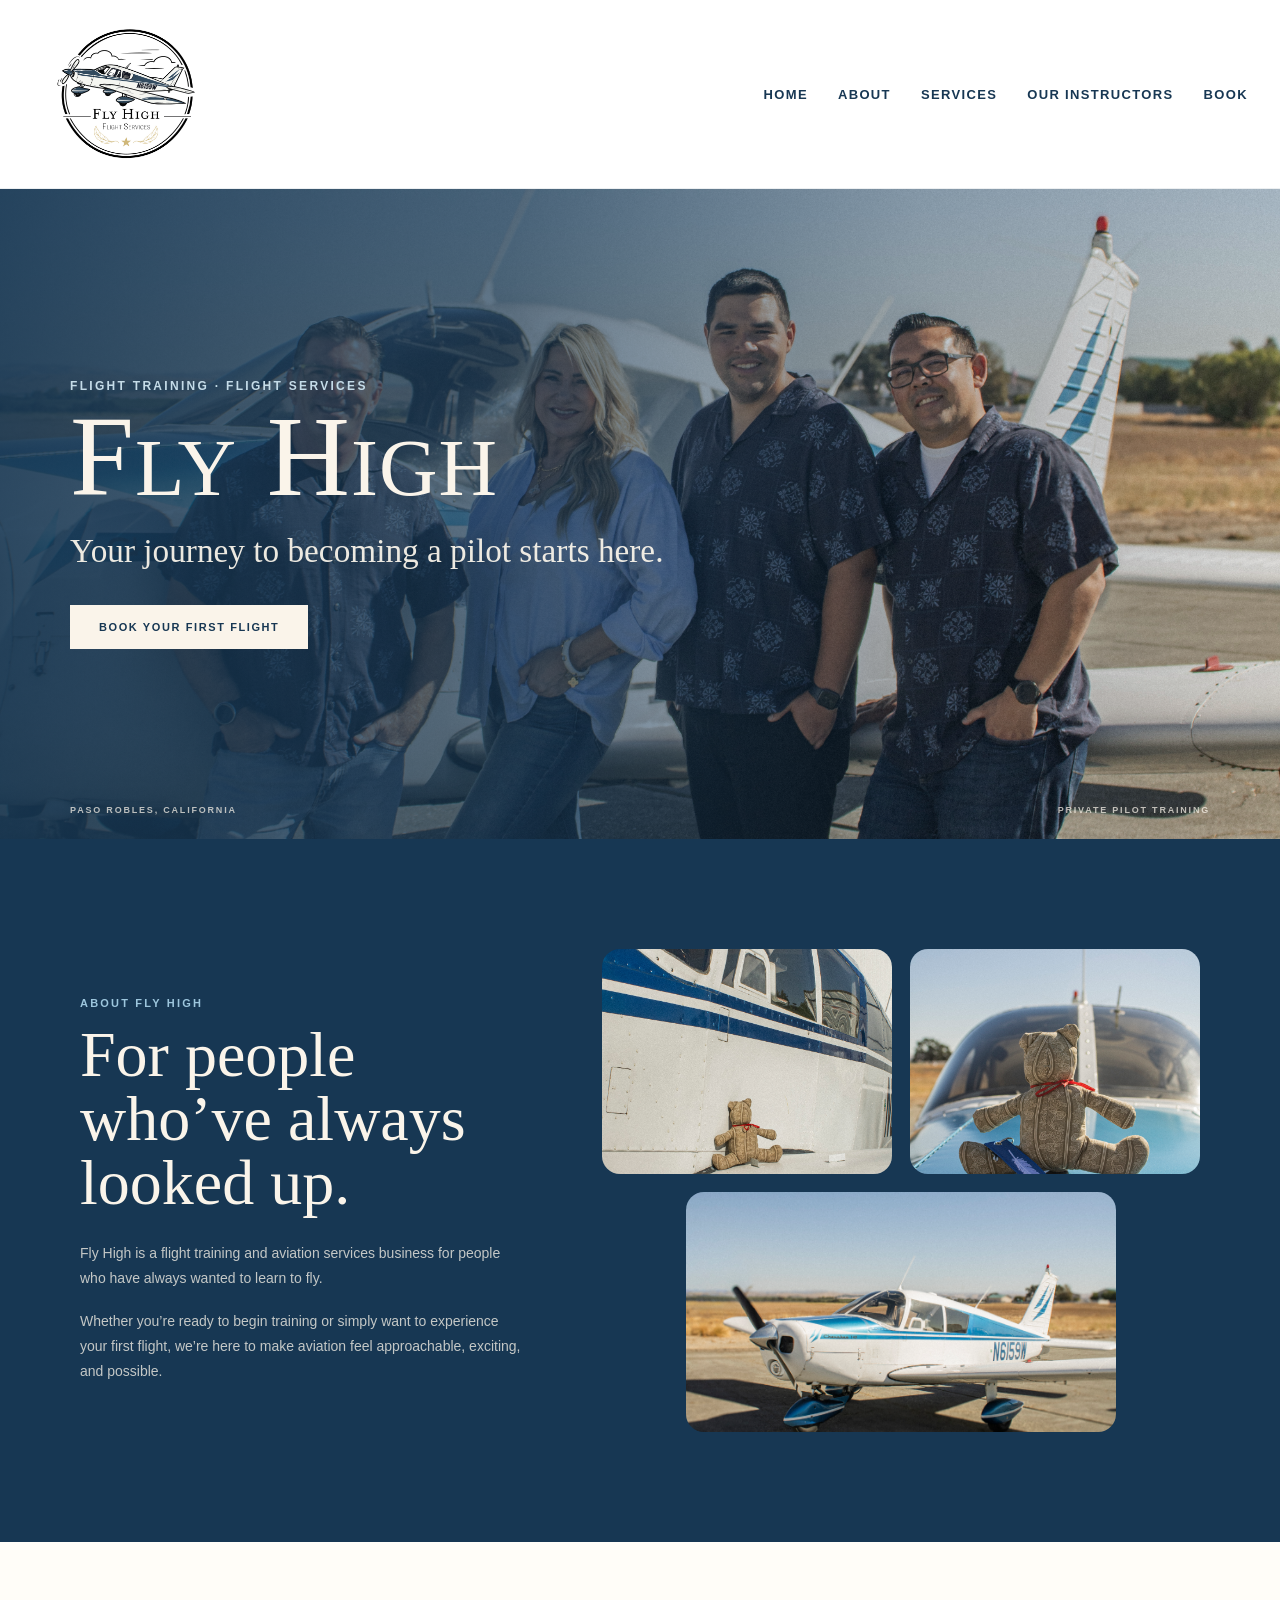
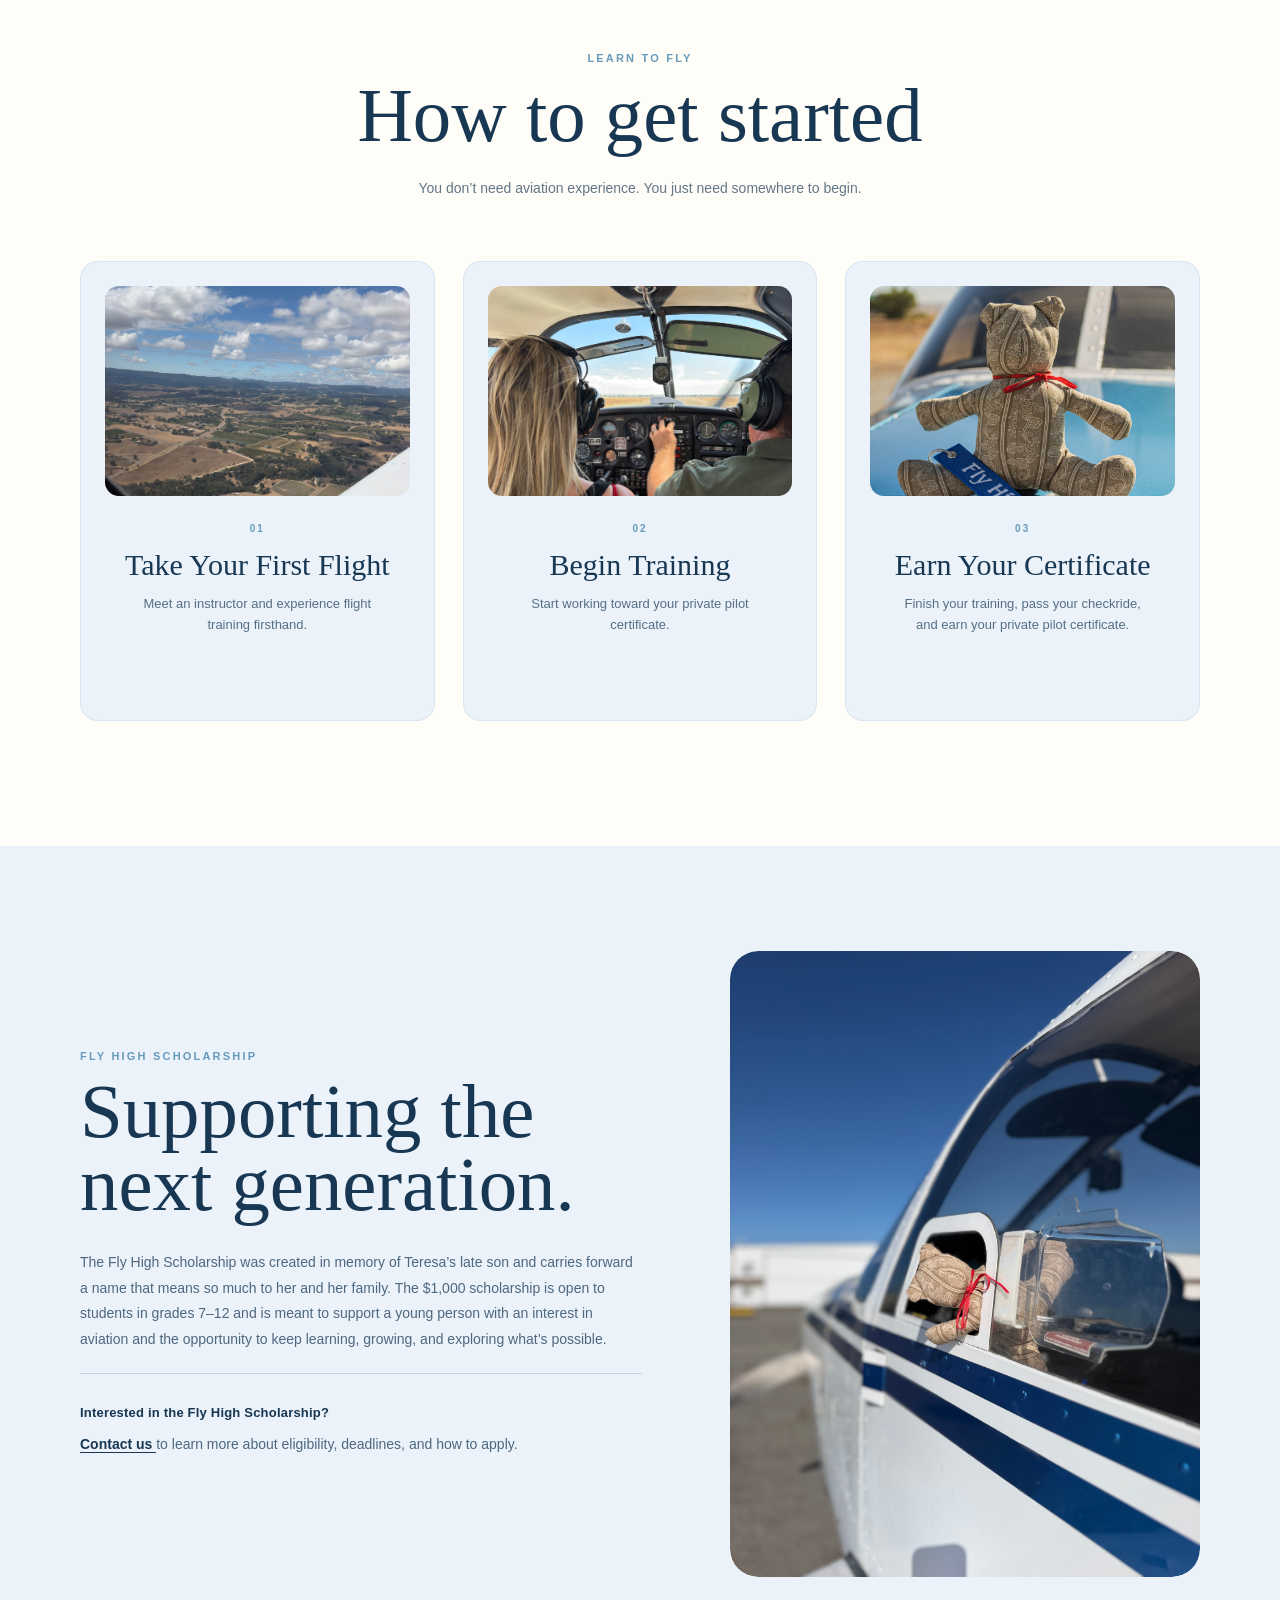
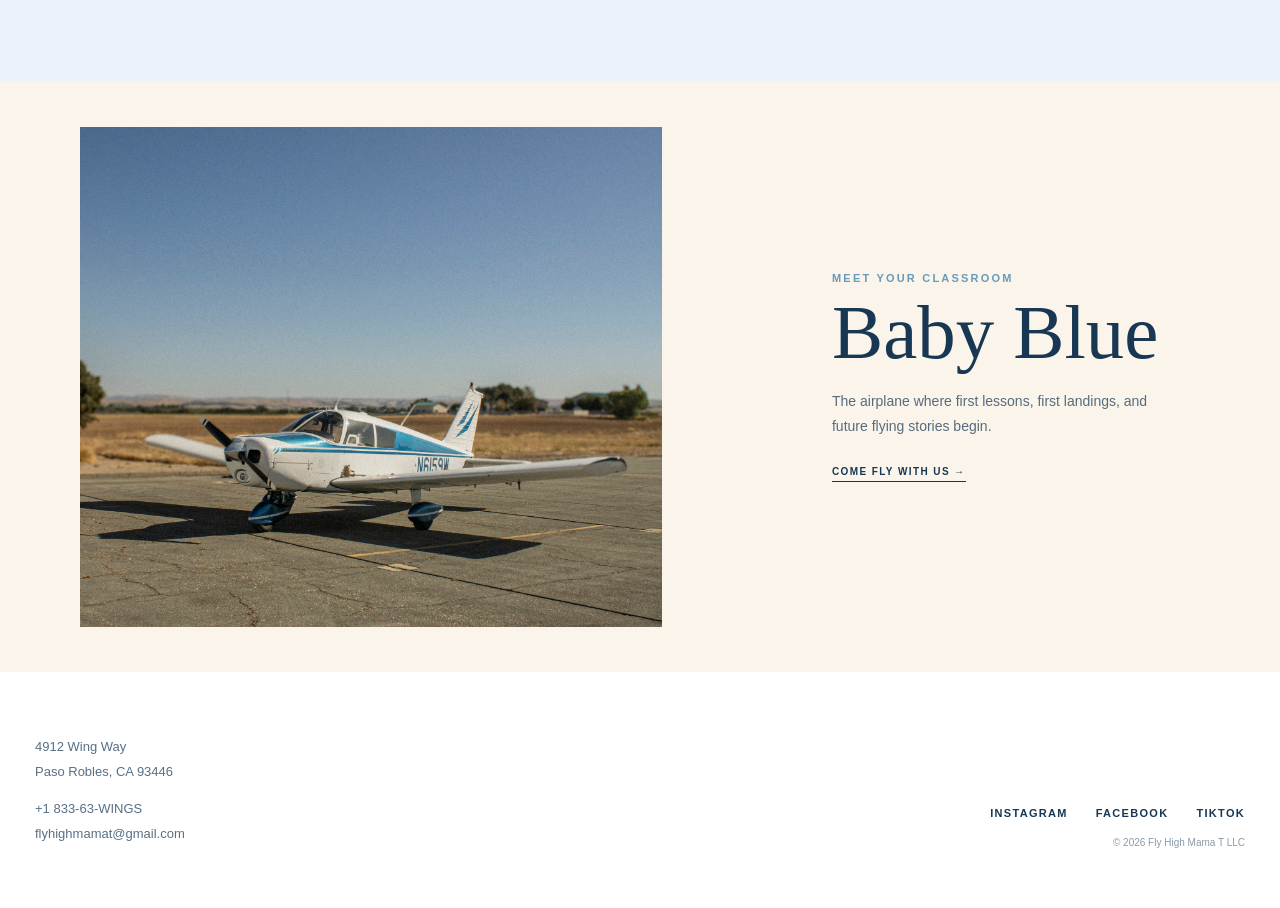
<file: index.html>
<!DOCTYPE html>
<html lang="en">

<head>

  <meta charset="UTF-8">

  <meta
    name="viewport"
    content="width=device-width, initial-scale=1.0"
  >

  <meta
    name="description"
    content="Fly High Flight Services — flight training and aviation services for future pilots."
  >

  <title>Fly High Flight Services</title>

  <link
    rel="stylesheet"
    href="./style.css"
  >

</head>


<body>


  <!-- ======================================
       HEADER
       ====================================== -->

  <header class="site-header">

  <div class="header-inner">

    <a href="index.html" class="header-logo">
      <img
        src="./assets/logo-main.jpg"
        alt="Fly High Flight Services"
      >
    </a>

    <nav class="main-nav">

      <a href="index.html">
        Home
      </a>

      <a href="about.html">
        About
      </a>

      <a href="services.html">
        Services
      </a>

      <a href="instructors.html">
        Our Instructors
      </a>

      <a href="booking.html">
        Book
      </a>

    </nav>

  </div>

</header>

  <main>


    <!-- ======================================
         HERO
         ====================================== -->

    <section
      class="hero"
      id="home"
    >

      <img
        src="./assets/team.jpg"
        alt="Fly High Flight Services team and training airplane"
        class="hero-background"
      >

      <div class="hero-overlay"></div>


      <div class="hero-content">

        <p class="hero-eyebrow">
          Flight Training · Flight Services
        </p>


        <h1>
          Fly High
        </h1>


        <p class="hero-tagline">
          Your journey to becoming a pilot starts here.
        </p>


        <a
          href="./booking.html"
          class="hero-button"
        >
          Book Your First Flight
        </a>

      </div>


      <div class="hero-bottom">

        <span>
          Paso Robles, California
        </span>

        <span>
          Private Pilot Training
        </span>

      </div>

    </section>



    <!-- ======================================
         ABOUT
         ====================================== -->

    <section
      class="about"
      id="about"
    >

      <div class="about-inner">


        <div class="about-text">

          <p class="eyebrow eyebrow-light">
            About Fly High
          </p>


          <h2>
            For people who’ve
            always looked up.
          </h2>


          <p>
            Fly High is a flight training and aviation
            services business for people who have always
            wanted to learn to fly.
          </p>


          <p>
            Whether you’re ready to begin training or
            simply want to experience your first flight,
            we’re here to make aviation feel approachable,
            exciting, and possible.
          </p>

        </div>



        <div class="about-photos">

          <img
            src="./assets/jarebear.jpg"
            alt="Jarebear with Fly High airplane"
          >

          <img
            src="./assets/teddy.jpg"
            alt="Fly High Jarebear teddy bear"
          >

          <img
            src="./assets/plane-3.jpg"
            alt="Fly High airplane near hangar"
          >

        </div>


      </div>

    </section>



    <!-- ======================================
         GET STARTED
         ====================================== -->

    <section
      class="start"
      id="start"
    >

      <div class="section-heading">

        <p class="eyebrow">
          Learn to Fly
        </p>


        <h2>
          How to get started
        </h2>


        <p>
          You don’t need aviation experience.
          You just need somewhere to begin.
        </p>

      </div>



      <div class="steps">


        <!-- STEP 1 -->

        <article class="step">

          <div class="step-photo">

            <img
              src="./assets/sky.jpg"
              alt="Fly High airplane"
            >

          </div>


          <p class="number">
            01
          </p>


          <h3>
            Take Your First Flight
          </h3>


          <p>
            Meet an instructor and experience
            flight training firsthand.
          </p>

        </article>



        <!-- STEP 2 -->

        <article class="step">

          <div class="step-photo">

            <img
              src="./assets/cockpit.jpg"
              alt="Jarebear with Fly High"
            >

          </div>


          <p class="number">
            02
          </p>


          <h3>
            Begin Training
          </h3>


          <p>
            Start working toward your
            private pilot certificate.
          </p>

        </article>



        <!-- STEP 3 -->

        <article class="step">

          <div class="step-photo">

            <img
              src="./assets/hero-plane.jpg"
              alt="Fly High airplane"
            >

          </div>


          <p class="number">
            03
          </p>


          <h3>
            Earn Your Certificate
          </h3>


          <p>
            Finish your training, pass your checkride, and earn your private pilot certificate.
          </p>

        </article>


      </div>

    </section>



    <!-- ======================================
         SCHOLARSHIP
         ====================================== -->

    <section
      class="scholarship"
      id="scholarship"
    >

      <div class="scholarship-inner">


        <div class="scholarship-copy">

          <p class="eyebrow scholarship-label">
            Fly High Scholarship
          </p>


          <h2>
            Supporting the
            next generation.
          </h2>


          <p>
            The Fly High Scholarship was created in memory of
            Teresa’s late son and carries forward a name that
            means so much to her and her family. The $1,000
            scholarship is open to students in grades 7–12 and
            is meant to support a young person with an interest
            in aviation and the opportunity to keep learning,
            growing, and exploring what’s possible.
          </p>


          <p class="scholarship-inquiry">

            <strong>
              Interested in the Fly High Scholarship?
            </strong>

            <br>

            <a href="#contact">
              Contact us
            </a>

            to learn more about eligibility, deadlines,
            and how to apply.

          </p>

        </div>



        <div class="scholarship-photo">

          <img
            src="./assets/window.jpg"
            alt="Fly High Scholarship"
          >

        </div>


      </div>

    </section>



    <!-- ======================================
         AIRCRAFT
         ====================================== -->

    <section
      class="aircraft"
      id="aircraft"
    >

      <div class="aircraft-photo">

        <img
          src="./assets/plane-2.jpg"
          alt="Baby Blue training airplane"
        >

      </div>



      <div class="aircraft-text">

        <p class="eyebrow">
          Meet Your Classroom
        </p>


        <h2>
          Baby Blue
        </h2>


        <p>
          The airplane where first lessons,
          first landings, and future flying
          stories begin.
        </p>


        <a
          href="./booking.html"
          class="simple-link"
        >
          Come fly with us →
        </a>

      </div>

    </section>



  


  </main>



  <!-- ======================================
       FOOTER
       ====================================== -->

  <footer class="site-footer">

    <div class="footer-inner">


      <div class="footer-left">


        <address class="footer-contact">

          <p>
            4912 Wing Way
          </p>

          <p>
            Paso Robles, CA 93446
          </p>


          <p class="footer-phone">

            <a href="tel:+18336394647">
              +1 833-63-WINGS
            </a>

          </p>


          <p>

            <button
              class="copy-email"
              onclick="copyEmail()"
              type="button"
            >

              <span id="emailText">
                flyhighmamat@gmail.com
              </span>

            </button>

          </p>

        </address>


      </div>



      <div class="footer-right">


        <div class="footer-links">

          <a
            href="https://www.instagram.com/flyhighmamat/"
            target="_blank"
            rel="noopener noreferrer"
          >
            Instagram
          </a>


          <a
            href="https://www.facebook.com/flyhighmamat"
            target="_blank"
            rel="noopener noreferrer"
          >
            Facebook
          </a>


          <a
            href="https://www.tiktok.com/@flyhighmamat"
            target="_blank"
            rel="noopener noreferrer"
          >
            TikTok
          </a>

        </div>


        <p class="copyright">
          © 2026 Fly High Mama T LLC
        </p>


      </div>


    </div>

  </footer>



  <!-- ======================================
       COPY EMAIL
       ====================================== -->

  <script>

    const flyHighEmail =
      "flyhighmamat@gmail.com";


    function copyText(text) {

      if (
        navigator.clipboard &&
        window.isSecureContext
      ) {

        return navigator.clipboard.writeText(text);

      }


      const textArea =
        document.createElement("textarea");

      textArea.value = text;

      textArea.style.position = "fixed";
      textArea.style.left = "-9999px";

      document.body.appendChild(textArea);

      textArea.focus();
      textArea.select();

      document.execCommand("copy");

      document.body.removeChild(textArea);

      return Promise.resolve();

    }



    function copyEmail() {

      copyText(flyHighEmail).then(() => {

        const emailText =
          document.getElementById("emailText");

        emailText.textContent =
          "Email copied!";


        setTimeout(() => {

          emailText.textContent =
            flyHighEmail;

        }, 1800);

      });

    }

  </script>


</body>

</html>
</file>
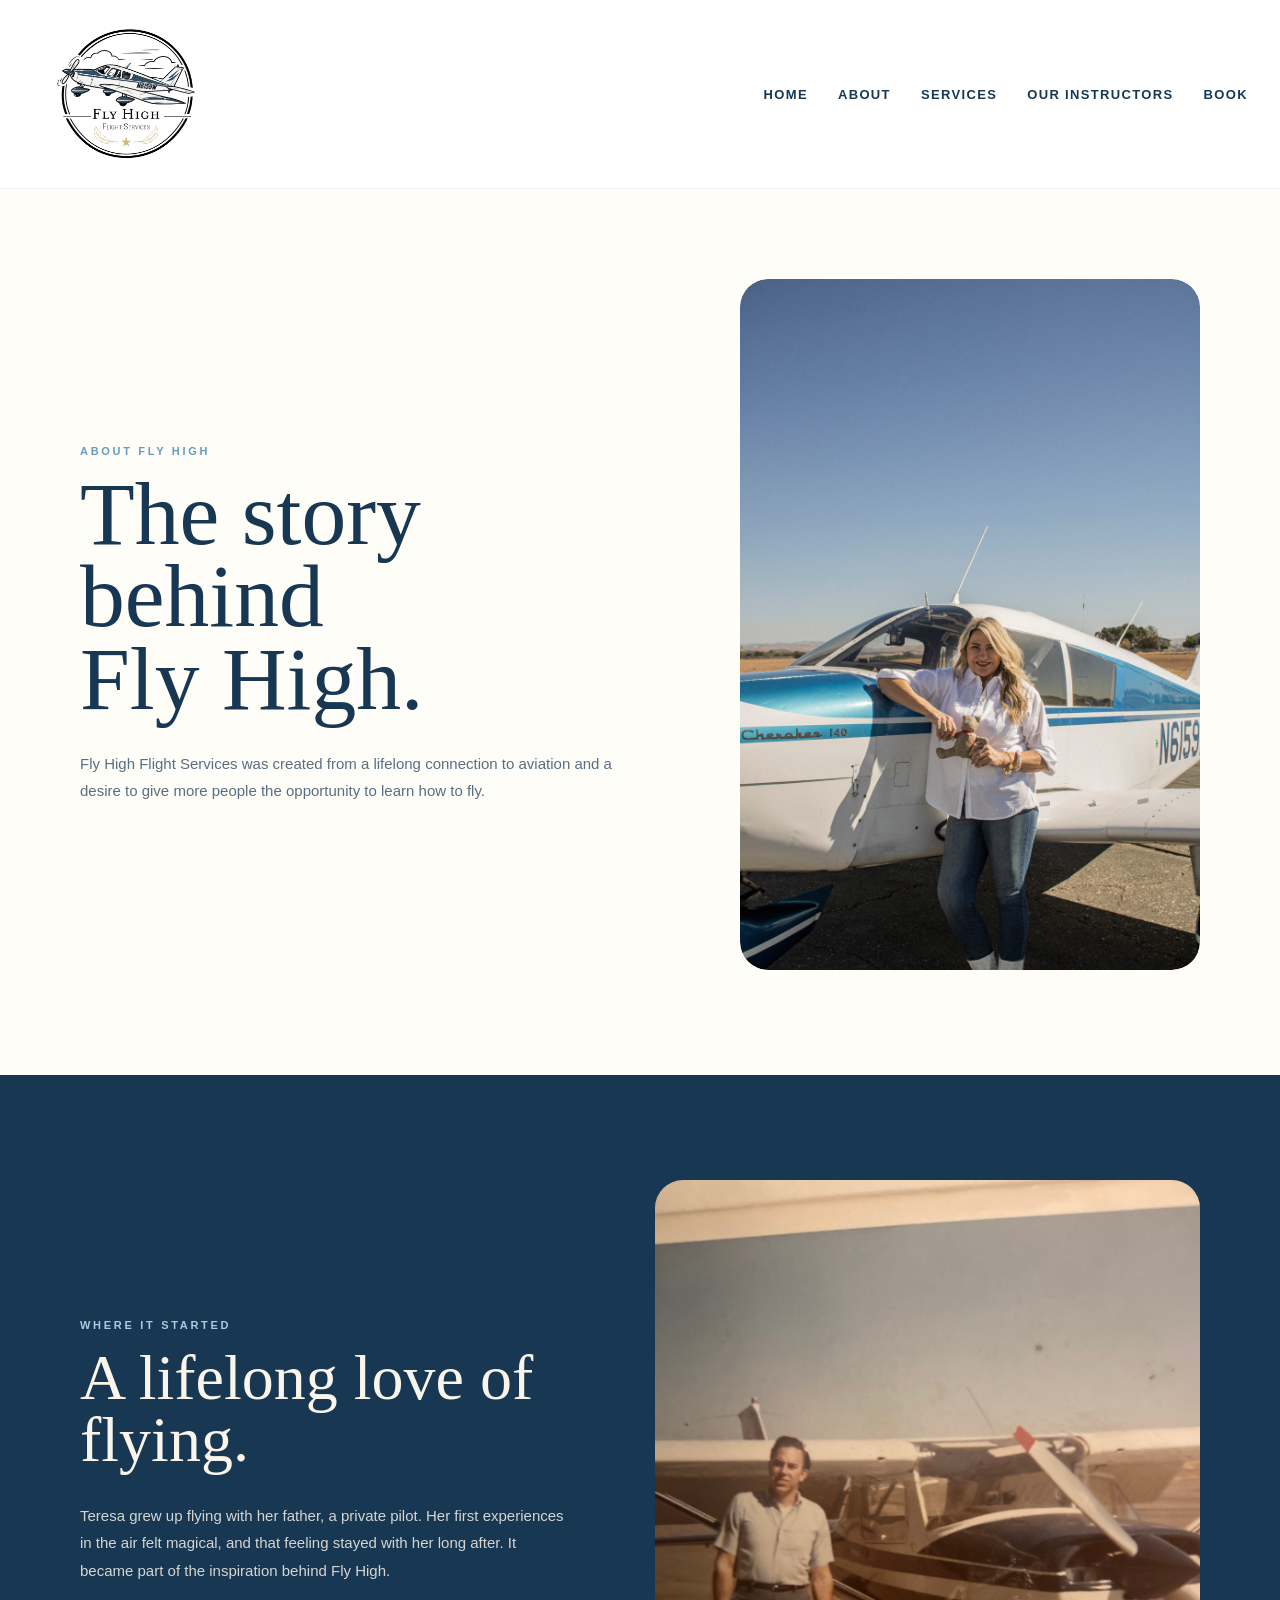
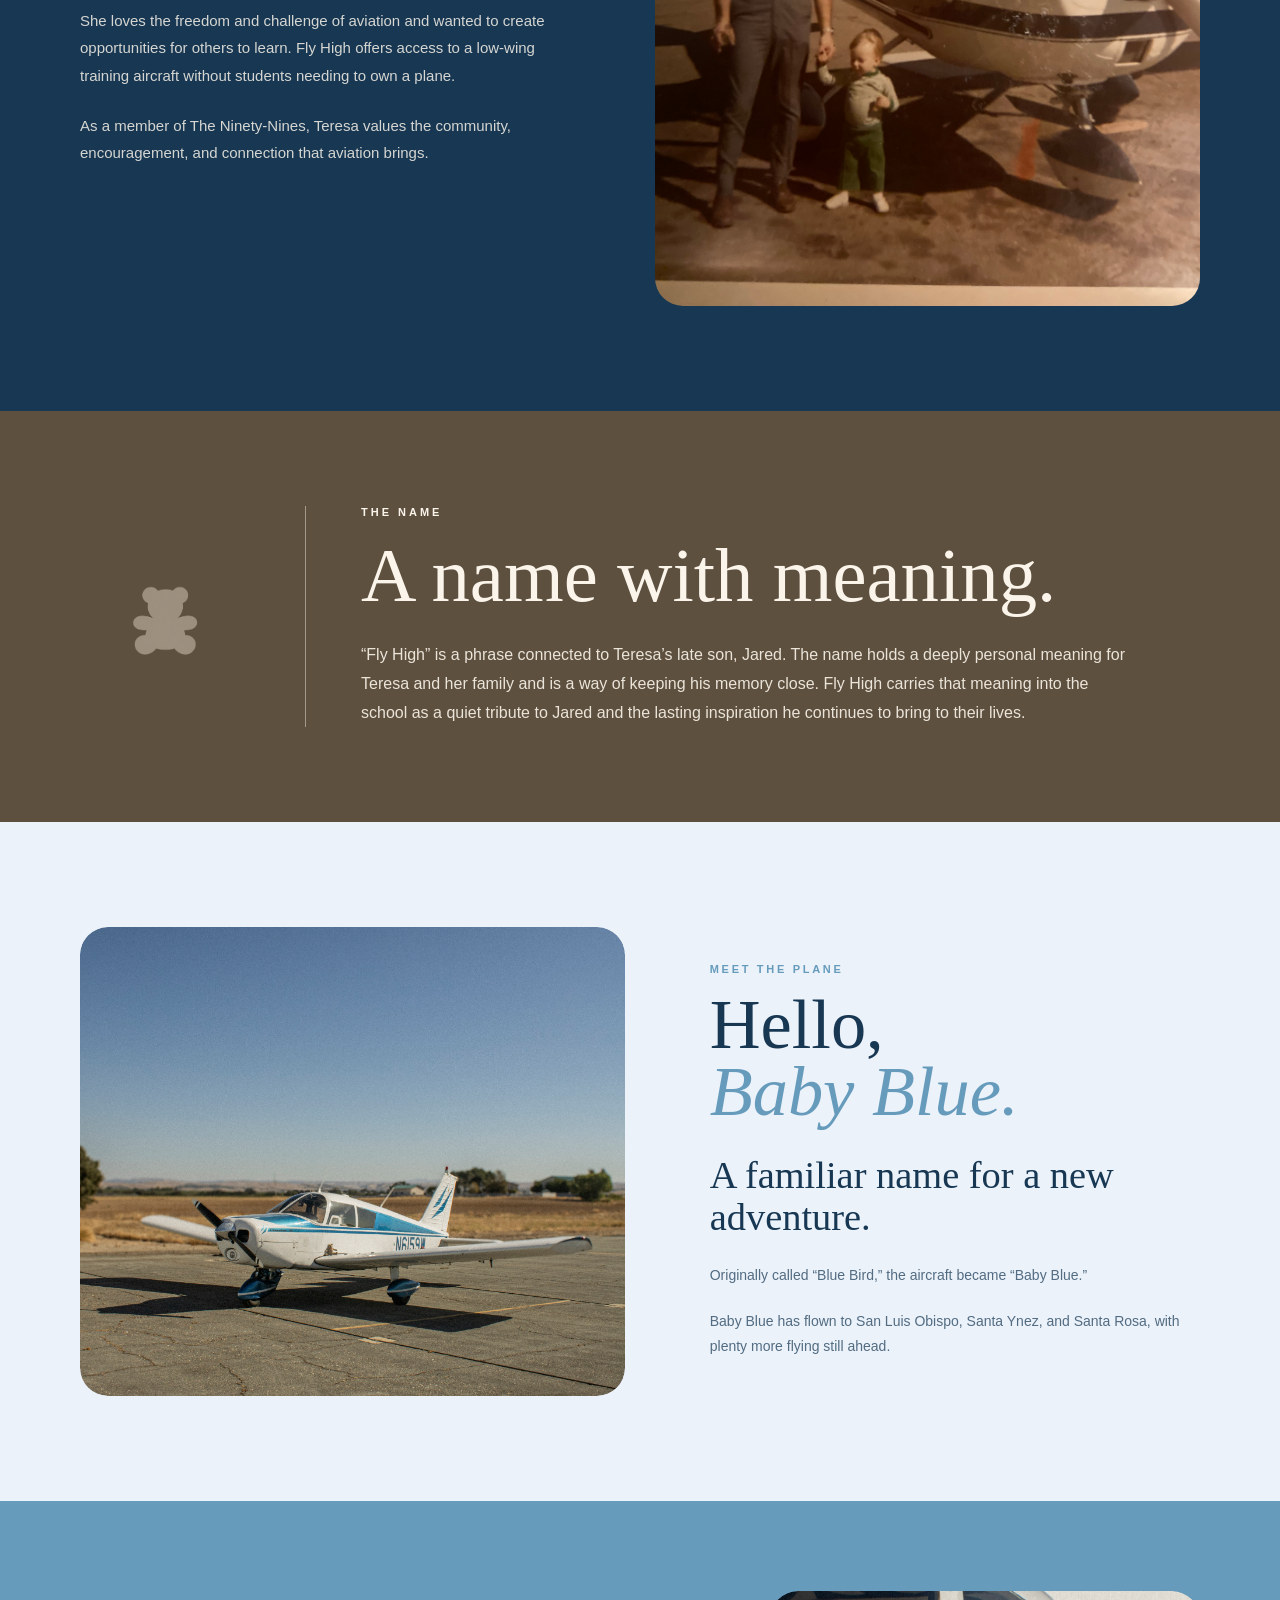
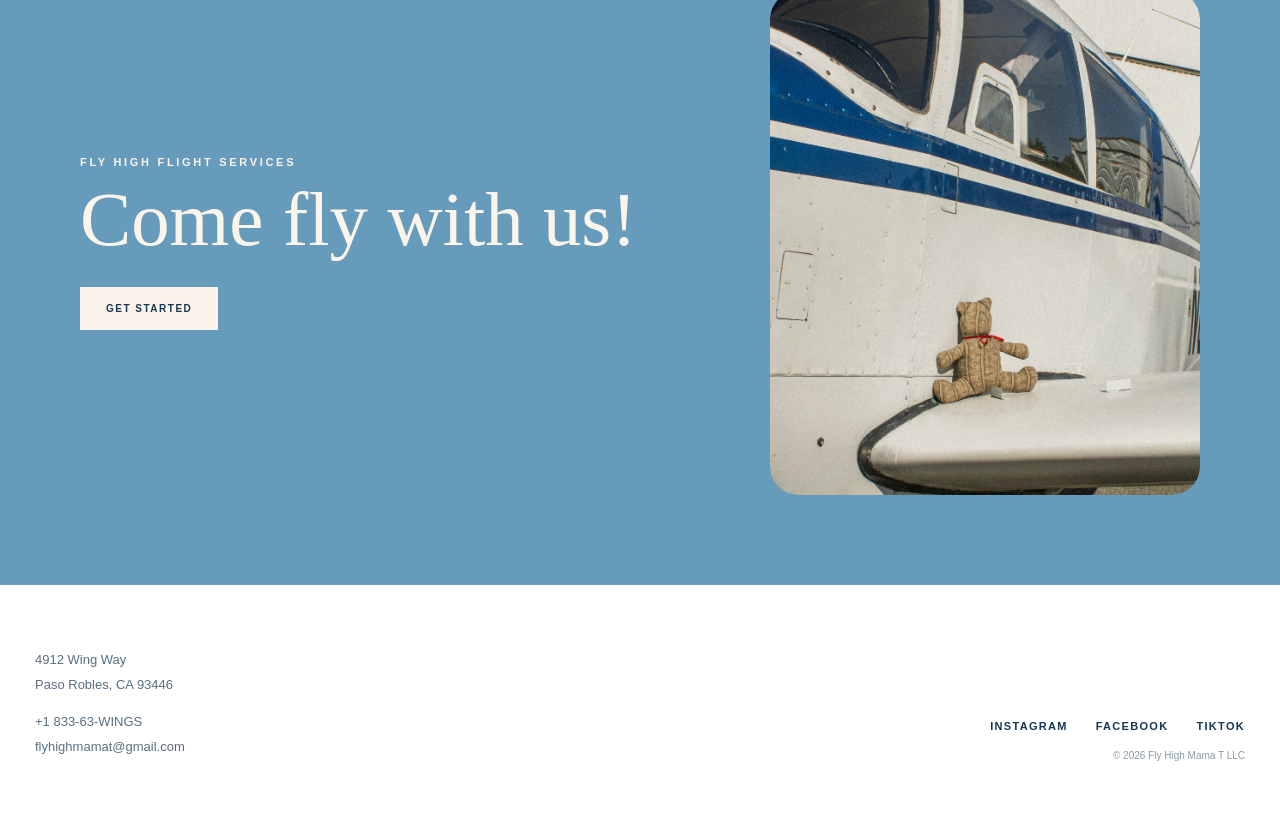
<file: about.html>
<!DOCTYPE html>
<html lang="en">

<head>

  <meta charset="UTF-8">

  <meta
    name="viewport"
    content="width=device-width, initial-scale=1.0"
  >

  <meta
    name="description"
    content="Learn the story behind Fly High Flight Services, Teresa, Baby Blue, and the meaning behind the Fly High name."
  >

  <title>About | Fly High Flight Services</title>

  <!-- Shared website styles -->
  <link rel="stylesheet" href="./style.css">

  <!-- About page styles -->
  <link rel="stylesheet" href="./about.css">

</head>


<body class="about-page">


  <!-- =========================================
       HEADER
       ========================================= -->

  <header class="site-header">

    <div class="header-inner">


      <a
        href="index.html"
        class="header-logo"
      >

        <img
          src="./assets/logo-main.jpg"
          alt="Fly High Flight Services"
        >

      </a>


      <nav class="main-nav">

        <a href="index.html">
          Home
        </a>

        <a href="about.html">
          About
        </a>

        <a href="services.html">
          Services
        </a>

        <a href="instructors.html">
          Our Instructors
        </a>

        <a href="booking.html">
          Book
        </a>

      </nav>


    </div>

  </header>



  <main>


    <!-- =========================================
         HERO
         ========================================= -->

    <section class="about-page-hero">

      <div class="about-page-container about-page-hero-grid">


        <div class="about-page-hero-copy">

          <p class="about-page-label">
            About Fly High
          </p>


          <h1>
            The story behind<br>
            Fly High.
          </h1>


          <p class="about-page-lead">
            Fly High Flight Services was created from a lifelong
            connection to aviation and a desire to give more people
            the opportunity to learn how to fly.
          </p>

        </div>



        <div class="about-page-hero-photo">

          <img
            src="./assets/t and j.jpg"
            alt="Fly High Flight Services"
          >

        </div>


      </div>

    </section>



    <!-- =========================================
         TERESA'S STORY
         ========================================= -->

    <section class="about-story-section">

      <div class="about-page-container about-story-grid">


        <div class="about-story-copy">

          <p class="about-page-label label-light">
            Where It Started
          </p>


          <h2>
            A lifelong love
            of flying.
          </h2>


          <p>
            Teresa grew up flying with her father, a private pilot.
            Her first experiences in the air felt magical, and that
            feeling stayed with her long after. It became part of the
            inspiration behind Fly High.
          </p>


          <p>
            She loves the freedom and challenge of aviation and wanted
            to create opportunities for others to learn. Fly High offers
            access to a low-wing training aircraft without students
            needing to own a plane.
          </p>


          <p>
            As a member of The Ninety-Nines, Teresa values the
            community, encouragement, and connection that aviation brings.
          </p>

        </div>



        <div class="about-story-photo">

          <img
            src="./assets/old.jpg"
            alt="Fly High aviation story"
          >

        </div>


      </div>

    </section>



    <!-- =========================================
         THE NAME
         ========================================= -->

   <!-- =========================================
     THE NAME
     ========================================= -->

<section class="about-name-section">

  <div class="about-page-container about-name-grid">

    <div class="about-name-art">

      <img
        src="./assets/teddy.png"
        alt=""
        class="about-name-teddy"
        aria-hidden="true"
      >

    </div>


    <div class="about-name-copy">

      <p class="about-page-label label-cream">
        The Name
      </p>

      <h2>
        A name with meaning.
      </h2>

      <p>
        “Fly High” is a phrase connected to Teresa’s late son, Jared. The name holds a deeply personal meaning for Teresa and her family and is a way of keeping his memory close. Fly High carries that meaning into the school as a quiet tribute to Jared and the lasting inspiration he continues to bring to their lives.
      </p>

    </div>

  </div>

</section>


    <!-- =========================================
         BABY BLUE
         ========================================= -->

    <section class="about-babyblue-section">

      <div class="about-page-container about-babyblue-grid">


        <div class="about-babyblue-photo">

          <img
            src="./assets/plane-2.jpg"
            alt="Baby Blue training airplane"
          >

        </div>



        <div class="about-babyblue-copy">

          <p class="about-page-label">
            Meet the Plane
          </p>


          <h2>
            Hello,<br>
            <span>Baby Blue.</span>
          </h2>


          <h3>
            A familiar name for a new adventure.
          </h3>


          <p>
            Originally called “Blue Bird,” the aircraft became
            “Baby Blue.”
          </p>


          <p>
            Baby Blue has flown to San Luis Obispo, Santa Ynez,
            and Santa Rosa, with plenty more flying still ahead.
          </p>

        </div>


      </div>

    </section>



    <!-- =========================================
         CLOSING
         ========================================= -->

    <section class="about-closing-section">

      <div class="about-page-container about-closing-grid">


        <div class="about-closing-copy">

          <p class="about-page-label label-cream">
            Fly High Flight Services
          </p>


          <h2>
            Come fly with us!
          </h2>

          <a
            href="./booking.html"
            class="about-closing-button"
          >
            Get Started
          </a>

        </div>



        <div class="about-closing-photo">

          <img
            src="./assets/jarebear.jpg"
            alt="Fly High Flight Services"
          >

        </div>


      </div>

    </section>


  </main>



  <!-- =========================================
       FOOTER
       ========================================= -->

  <footer class="site-footer">

    <div class="footer-inner">


      <div class="footer-left">


        <address class="footer-contact">

          <p>
            4912 Wing Way
          </p>

          <p>
            Paso Robles, CA 93446
          </p>


          <p class="footer-phone">

            <a href="tel:+18336394647">
              +1 833-63-WINGS
            </a>

          </p>


          <p>

            <button
              class="copy-email"
              onclick="copyFooterEmail()"
              type="button"
            >

              <span id="footerEmailText">
                flyhighmamat@gmail.com
              </span>

            </button>

          </p>

        </address>


      </div>



      <div class="footer-right">


        <div class="footer-links">

          <a
            href="https://www.instagram.com/flyhighmamat/"
            target="_blank"
            rel="noopener noreferrer"
          >
            Instagram
          </a>

          <a
            href="https://www.facebook.com/flyhighmamat"
            target="_blank"
            rel="noopener noreferrer"
          >
            Facebook
          </a>

          <a
            href="https://www.tiktok.com/@flyhighmamat"
            target="_blank"
            rel="noopener noreferrer"
          >
            TikTok
          </a>

        </div>


        <p class="copyright">
          © 2026 Fly High Mama T LLC
        </p>


      </div>


    </div>

  </footer>



  <!-- =========================================
       COPY EMAIL
       ========================================= -->

  <script>

    const flyHighEmail =
      "flyhighmamat@gmail.com";


    function copyText(text) {

      if (
        navigator.clipboard &&
        window.isSecureContext
      ) {

        return navigator.clipboard.writeText(text);

      }


      const textArea =
        document.createElement("textarea");

      textArea.value = text;

      textArea.style.position = "fixed";
      textArea.style.left = "-9999px";

      document.body.appendChild(textArea);

      textArea.focus();
      textArea.select();

      document.execCommand("copy");

      document.body.removeChild(textArea);

      return Promise.resolve();

    }



    function copyFooterEmail() {

      copyText(flyHighEmail).then(() => {

        const footerEmail =
          document.getElementById(
            "footerEmailText"
          );


        footerEmail.textContent =
          "Email copied!";


        setTimeout(() => {

          footerEmail.textContent =
            flyHighEmail;

        }, 1800);

      });

    }

  </script>


</body>

</html>
</file>
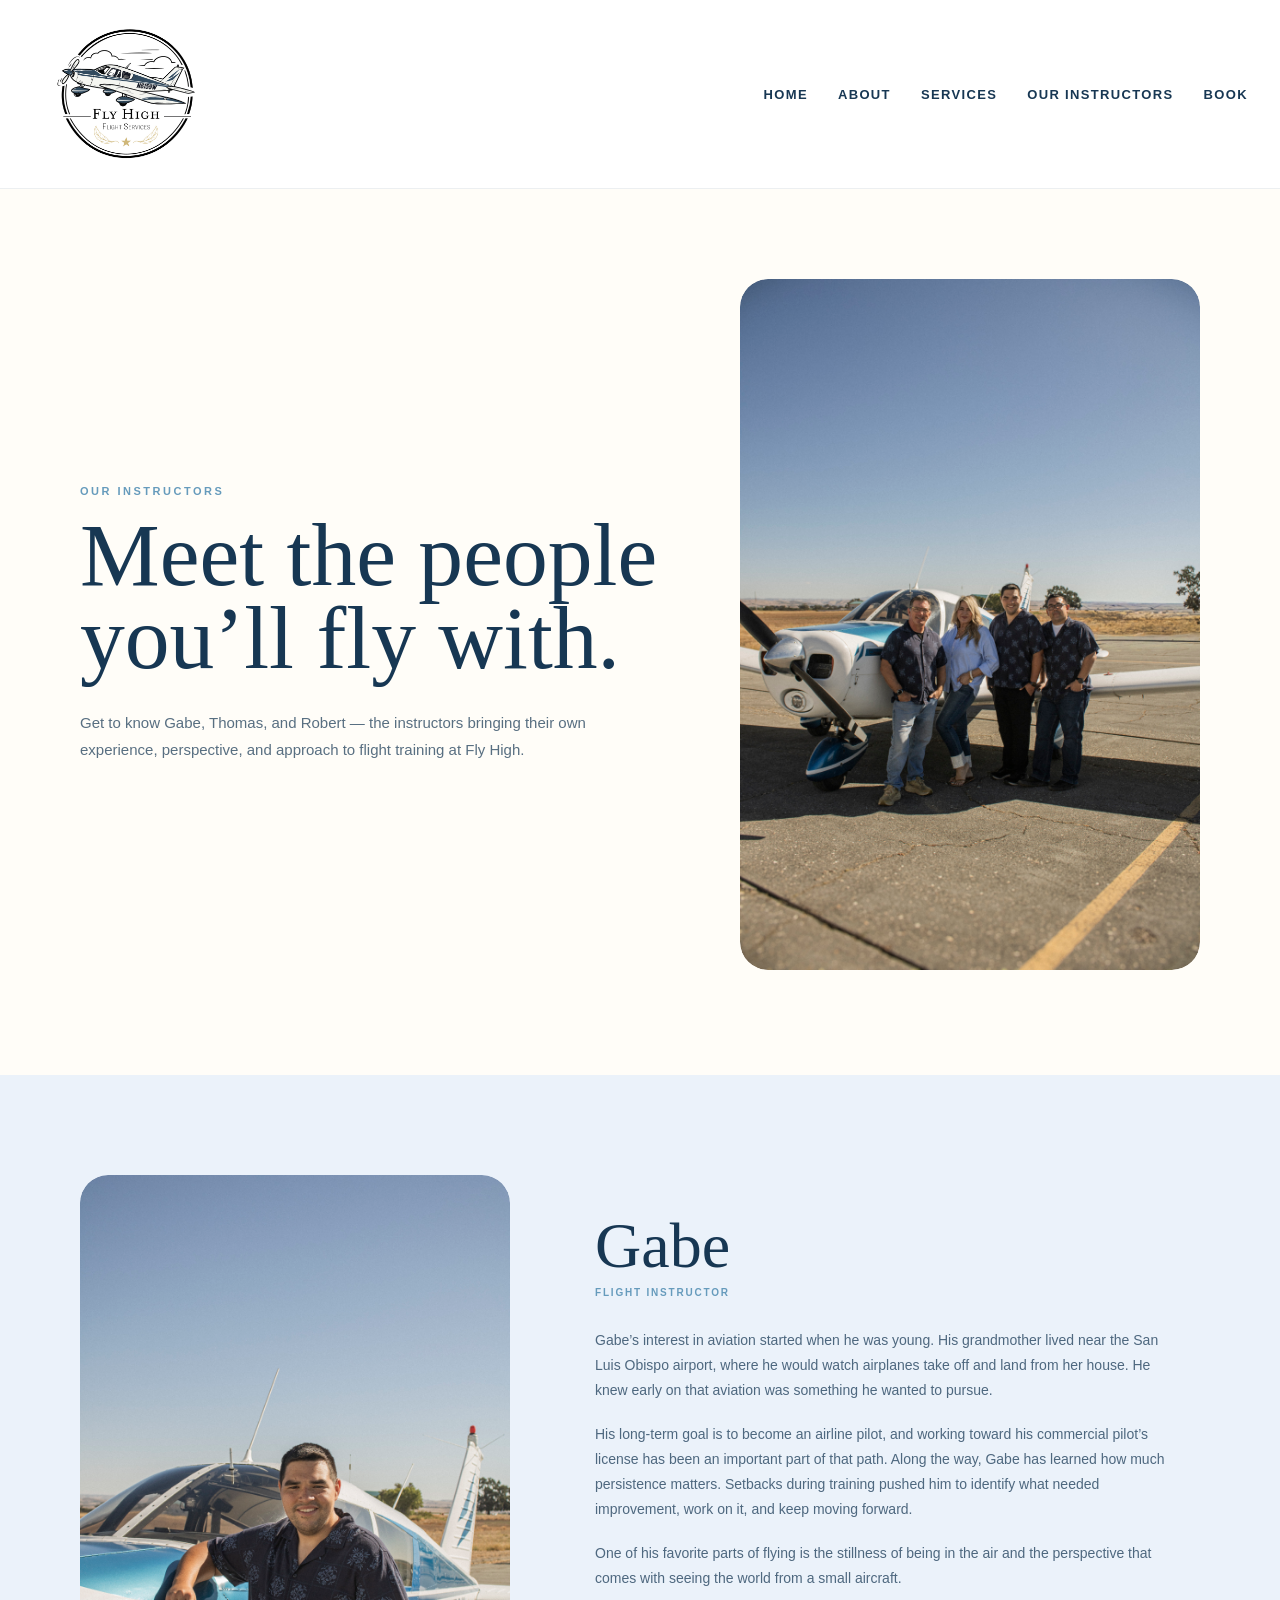
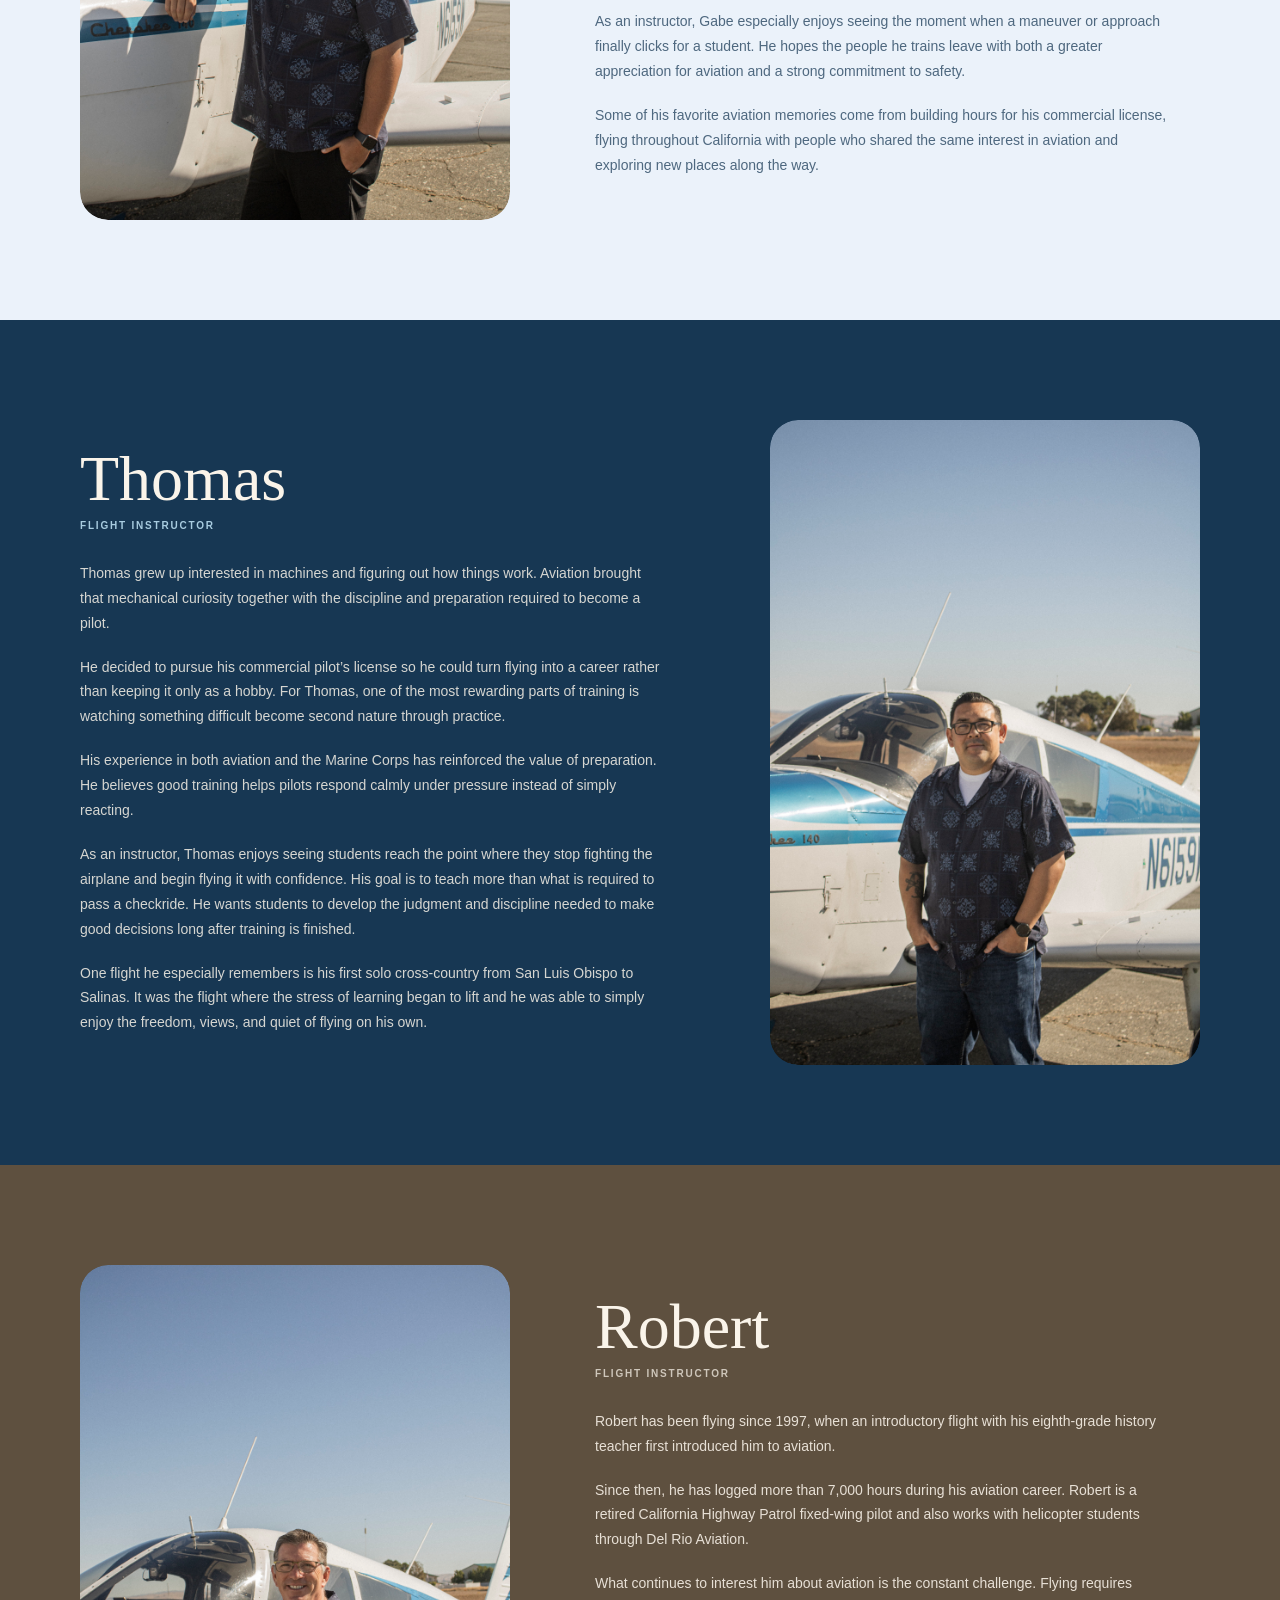
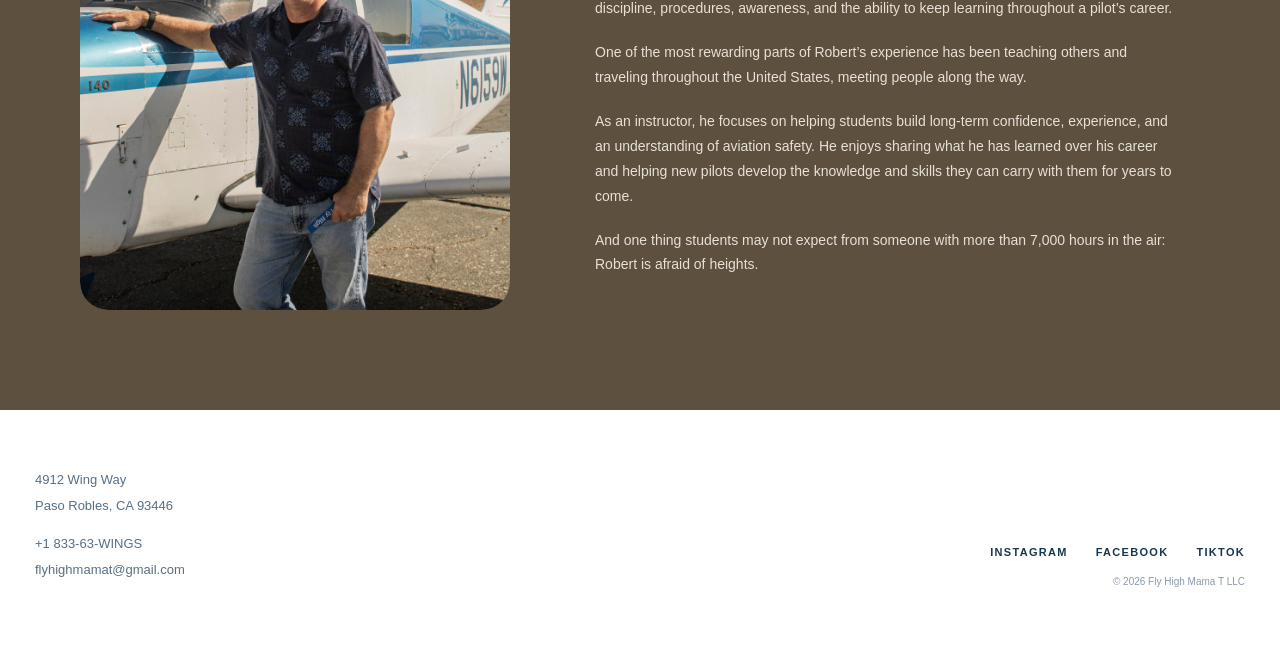
<file: instructors.html>
<!DOCTYPE html>
<html lang="en">

<head>
  <meta charset="UTF-8">

  <meta
    name="viewport"
    content="width=device-width, initial-scale=1.0"
  >

  <meta
    name="description"
    content="Meet the flight instructors at Fly High Flight Services in Paso Robles, California."
  >

  <title>Our Instructors | Fly High Flight Services</title>

  <link rel="stylesheet" href="./style.css">
  <link rel="stylesheet" href="./instructors.css">
</head>


<body class="instructors-page">


 <header class="site-header">

  <div class="header-inner">

    <a href="index.html" class="header-logo">
      <img
        src="./assets/logo-main.jpg"
        alt="Fly High Flight Services"
      >
    </a>

    <nav class="main-nav">

      <a href="index.html">
        Home
      </a>

      <a href="about.html">
        About
      </a>

      <a href="services.html">
        Services
      </a>

      <a href="instructors.html">
        Our Instructors
      </a>

      <a href="booking.html">
        Book
      </a>

    </nav>

  </div>

</header>

  <main>


    <section class="instructors-hero">

      <div class="instructors-container instructors-hero-grid">

        <div class="instructors-hero-copy">

          <p class="instructors-label">
            Our Instructors
          </p>

          <h1>
            Meet the people<br>
            you’ll fly with.
          </h1>

          <p class="instructors-lead">
            Get to know Gabe, Thomas, and Robert — the instructors
            bringing their own experience, perspective, and approach
            to flight training at Fly High.
          </p>

        </div>


        <div class="instructors-hero-photo">

          <img
            src="./assets/instructors.jpg"
            alt="Fly High instructors"
          >

        </div>

      </div>

    </section>


    <section class="instructor-profile profile-gabe">

      <div class="instructors-container instructor-profile-grid">

        <div class="instructor-photo">

          <img
            src="./assets/gabe.jpg"
            alt="Gabe, Fly High flight instructor"
          >

        </div>


        <div class="instructor-copy">

          <h2>
            Gabe
          </h2>

          <p class="instructor-role">
            Flight Instructor
          </p>

          <p>
            Gabe’s interest in aviation started when he was young.
            His grandmother lived near the San Luis Obispo airport,
            where he would watch airplanes take off and land from
            her house. He knew early on that aviation was something
            he wanted to pursue.
          </p>

          <p>
            His long-term goal is to become an airline pilot, and
            working toward his commercial pilot’s license has been
            an important part of that path. Along the way, Gabe has
            learned how much persistence matters. Setbacks during
            training pushed him to identify what needed improvement,
            work on it, and keep moving forward.
          </p>

          <p>
            One of his favorite parts of flying is the stillness of
            being in the air and the perspective that comes with
            seeing the world from a small aircraft.
          </p>

          <p>
            As an instructor, Gabe especially enjoys seeing the
            moment when a maneuver or approach finally clicks for a
            student. He hopes the people he trains leave with both a
            greater appreciation for aviation and a strong commitment
            to safety.
          </p>

          <p>
            Some of his favorite aviation memories come from building
            hours for his commercial license, flying throughout
            California with people who shared the same interest in
            aviation and exploring new places along the way.
          </p>

        </div>

      </div>

    </section>


    <section class="instructor-profile profile-thomas">

      <div class="instructors-container instructor-profile-grid profile-reverse">

        <div class="instructor-photo">

          <img
            src="./assets/thomas.jpg"
            alt="Thomas, Fly High flight instructor"
          >

        </div>


        <div class="instructor-copy">

          <h2>
            Thomas
          </h2>

          <p class="instructor-role">
            Flight Instructor
          </p>

          <p>
            Thomas grew up interested in machines and figuring out
            how things work. Aviation brought that mechanical
            curiosity together with the discipline and preparation
            required to become a pilot.
          </p>

          <p>
            He decided to pursue his commercial pilot’s license so
            he could turn flying into a career rather than keeping
            it only as a hobby. For Thomas, one of the most rewarding
            parts of training is watching something difficult become
            second nature through practice.
          </p>

          <p>
            His experience in both aviation and the Marine Corps has
            reinforced the value of preparation. He believes good
            training helps pilots respond calmly under pressure
            instead of simply reacting.
          </p>

          <p>
            As an instructor, Thomas enjoys seeing students reach the
            point where they stop fighting the airplane and begin
            flying it with confidence. His goal is to teach more than
            what is required to pass a checkride. He wants students
            to develop the judgment and discipline needed to make
            good decisions long after training is finished.
          </p>

          <p>
            One flight he especially remembers is his first solo
            cross-country from San Luis Obispo to Salinas. It was
            the flight where the stress of learning began to lift
            and he was able to simply enjoy the freedom, views, and
            quiet of flying on his own.
          </p>

        </div>

      </div>

    </section>


    <section class="instructor-profile profile-robert">

      <div class="instructors-container instructor-profile-grid">

        <div class="instructor-photo">

          <img
            src="./assets/robert.jpg"
            alt="Robert, Fly High flight instructor"
          >

        </div>


        <div class="instructor-copy">

          <h2>
            Robert
          </h2>

          <p class="instructor-role">
            Flight Instructor
          </p>

          <p>
            Robert has been flying since 1997, when an introductory
            flight with his eighth-grade history teacher first
            introduced him to aviation.
          </p>

          <p>
            Since then, he has logged more than 7,000 hours during
            his aviation career. Robert is a retired California
            Highway Patrol fixed-wing pilot and also works with
            helicopter students through Del Rio Aviation.
          </p>

          <p>
            What continues to interest him about aviation is the
            constant challenge. Flying requires discipline,
            procedures, awareness, and the ability to keep learning
            throughout a pilot’s career.
          </p>

          <p>
            One of the most rewarding parts of Robert’s experience
            has been teaching others and traveling throughout the
            United States, meeting people along the way.
          </p>

          <p>
            As an instructor, he focuses on helping students build
            long-term confidence, experience, and an understanding
            of aviation safety. He enjoys sharing what he has learned
            over his career and helping new pilots develop the
            knowledge and skills they can carry with them for years
            to come.
          </p>

          <p>
            And one thing students may not expect from someone with
            more than 7,000 hours in the air: Robert is afraid of
            heights.
          </p>

        </div>




  </main>


  <footer class="site-footer">

    <div class="footer-inner">

      <div class="footer-left">

        <address class="footer-contact">

          <p>
            4912 Wing Way
          </p>

          <p>
            Paso Robles, CA 93446
          </p>

          <p class="footer-phone">

            <a href="tel:+18336394647">
              +1 833-63-WINGS
            </a>

          </p>

          <p>

            <button
              class="copy-email"
              onclick="copyEmail()"
              type="button"
            >
              <span id="emailText">
                flyhighmamat@gmail.com
              </span>
            </button>

          </p>

        </address>

      </div>


      <div class="footer-right">

        <div class="footer-links">

          <a
            href="https://www.instagram.com/flyhighmamat/"
            target="_blank"
            rel="noopener noreferrer"
          >
            Instagram
          </a>

          <a
            href="https://www.facebook.com/flyhighmamat"
            target="_blank"
            rel="noopener noreferrer"
          >
            Facebook
          </a>

          <a
            href="https://www.tiktok.com/@flyhighmamat"
            target="_blank"
            rel="noopener noreferrer"
          >
            TikTok
          </a>

        </div>

        <p class="copyright">
          © 2026 Fly High Mama T LLC
        </p>

      </div>

    </div>

  </footer>


  <script>

    const flyHighEmail = "flyhighmamat@gmail.com";

    function copyEmail() {

      if (
        navigator.clipboard &&
        window.isSecureContext
      ) {

        navigator.clipboard
          .writeText(flyHighEmail)
          .then(showCopiedMessage);

        return;

      }

      const textArea =
        document.createElement("textarea");

      textArea.value = flyHighEmail;

      textArea.style.position = "fixed";
      textArea.style.left = "-9999px";

      document.body.appendChild(textArea);

      textArea.focus();
      textArea.select();

      document.execCommand("copy");

      document.body.removeChild(textArea);

      showCopiedMessage();

    }

    function showCopiedMessage() {

      const emailText =
        document.getElementById("emailText");

      emailText.textContent =
        "Email copied!";

      setTimeout(() => {

        emailText.textContent =
          flyHighEmail;

      }, 1800);

    }

  </script>


</body>

</html>
</file>
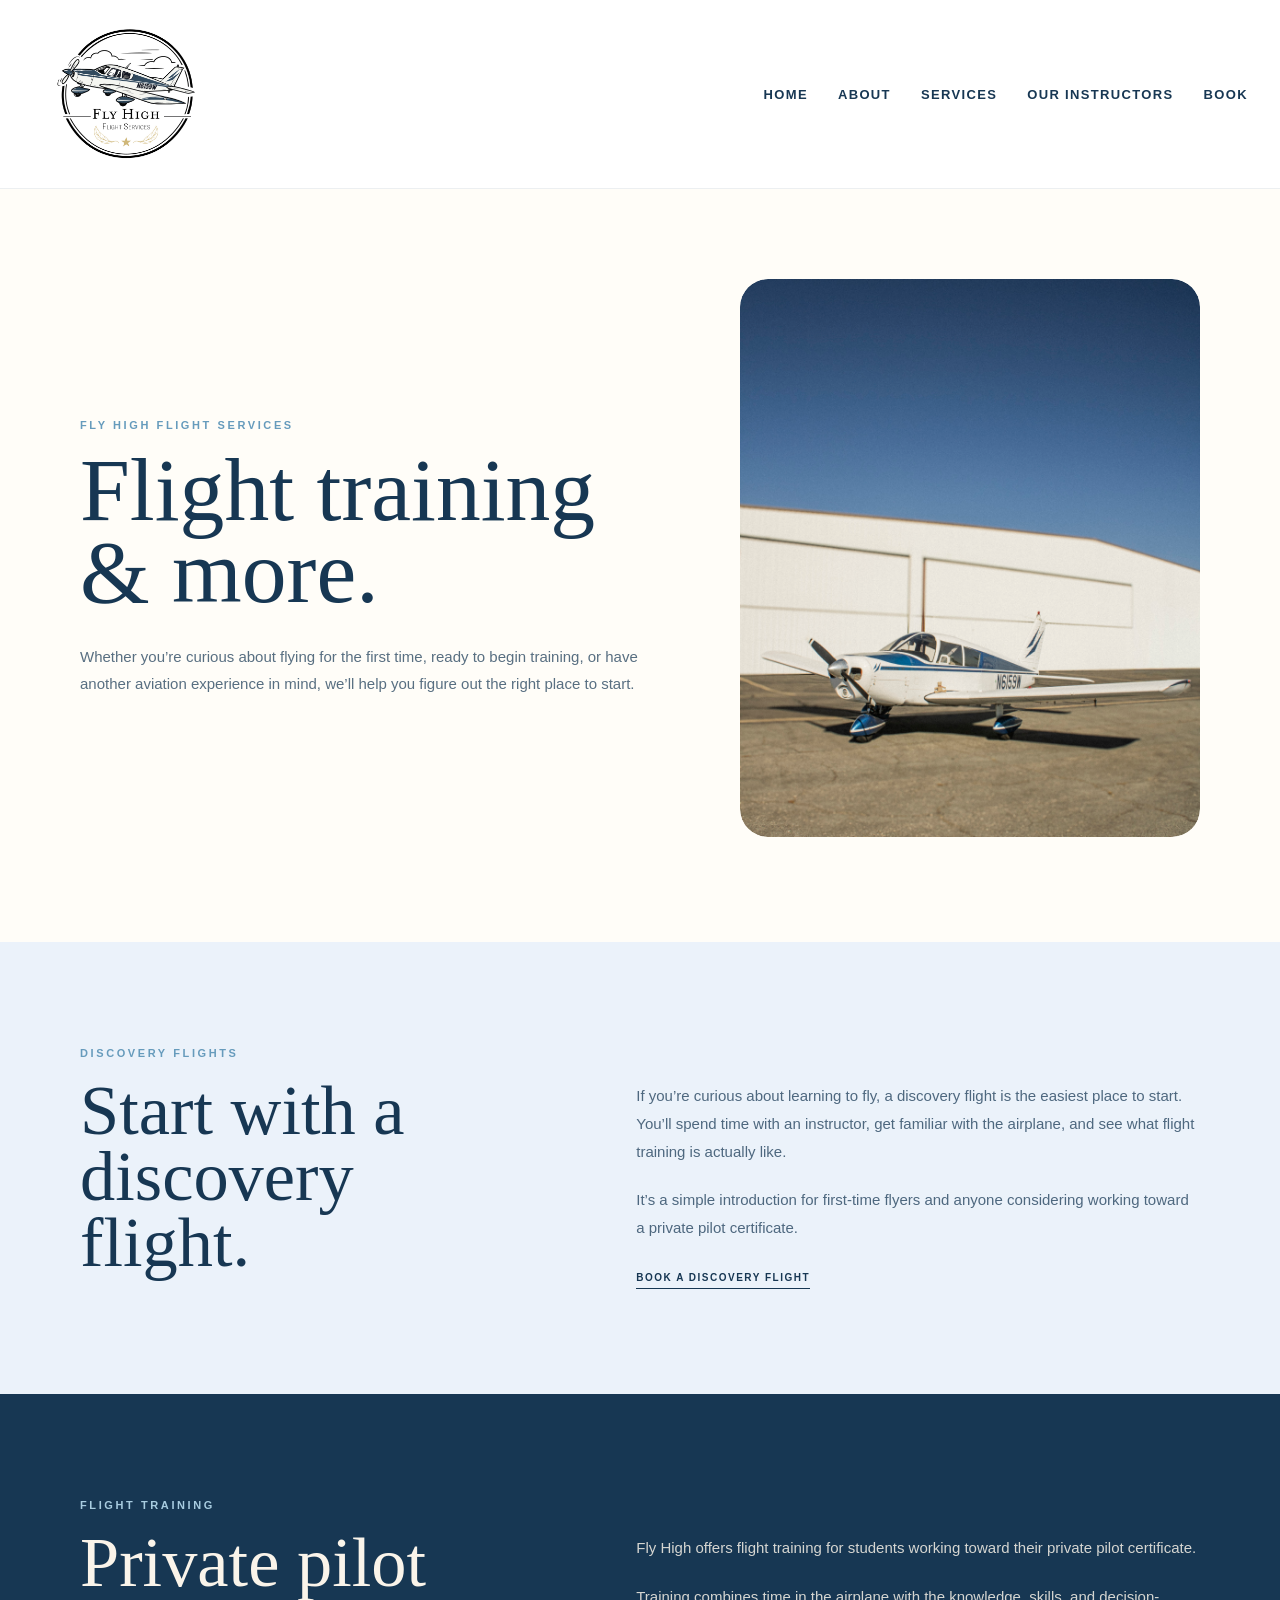
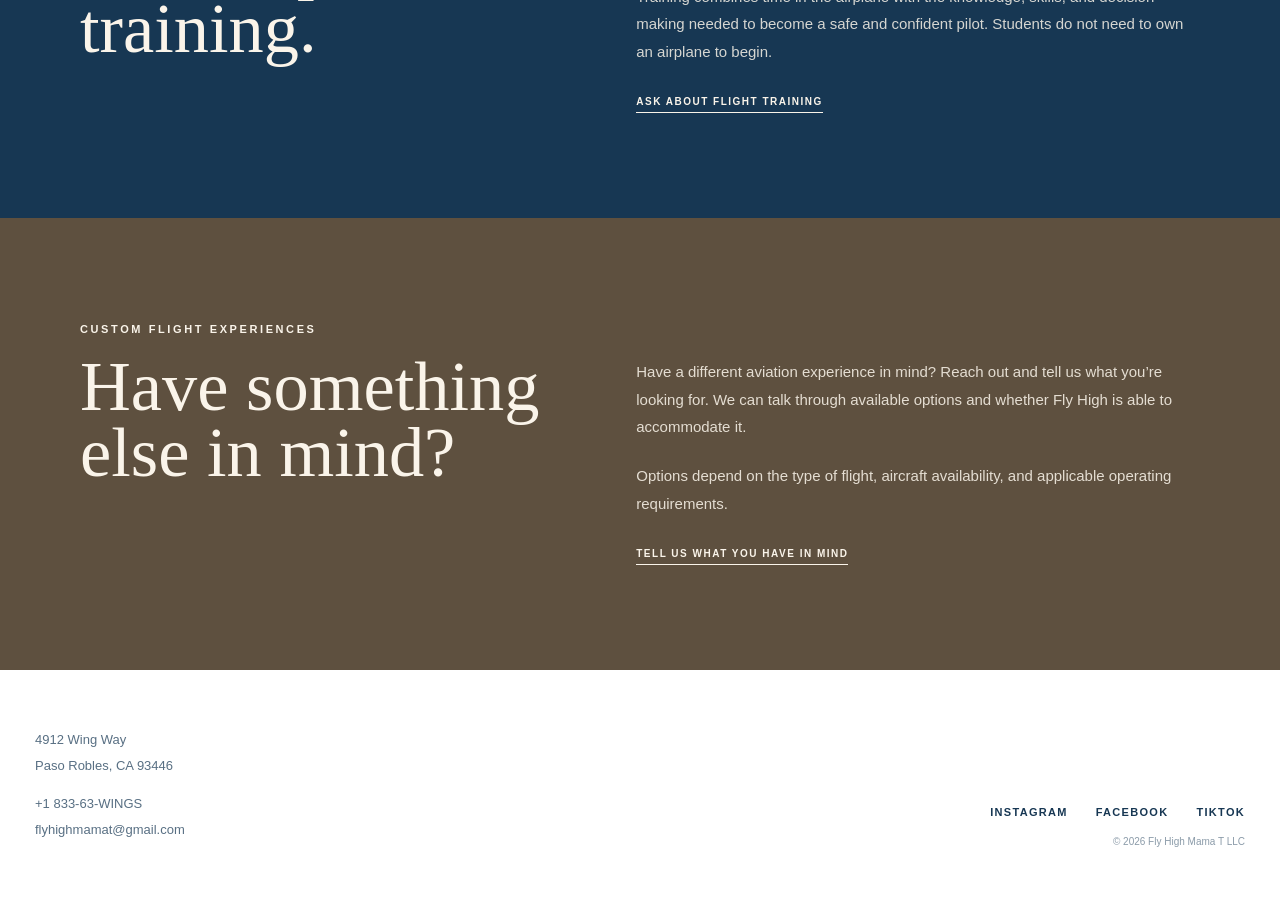
<file: services.html>
<!DOCTYPE html>
<html lang="en">

<head>

  <meta charset="UTF-8">

  <meta
    name="viewport"
    content="width=device-width, initial-scale=1.0"
  >

  <meta
    name="description"
    content="Explore discovery flights, private pilot training, and custom aviation experiences with Fly High Flight Services in Paso Robles, California."
  >

  <title>Services | Fly High Flight Services</title>

  <link
    rel="stylesheet"
    href="./style.css"
  >

  <link
    rel="stylesheet"
    href="./services.css"
  >

</head>


<body class="services-page">


  <!-- =========================================
       HEADER
       ========================================= -->

  <header class="site-header">

  <div class="header-inner">

    <a href="index.html" class="header-logo">
      <img
        src="./assets/logo-main.jpg"
        alt="Fly High Flight Services"
      >
    </a>

    <nav class="main-nav">

      <a href="index.html">
        Home
      </a>

      <a href="about.html">
        About
      </a>

      <a href="services.html">
        Services
      </a>

      <a href="instructors.html">
        Our Instructors
      </a>

      <a href="booking.html">
        Book
      </a>

    </nav>

  </div>

</header>

  <main>


    <!-- =========================================
         HERO
         ========================================= -->

    <section class="services-hero">

      <div class="services-container services-hero-grid">


        <div class="services-hero-copy">

          <p class="services-label">
            Fly High Flight Services
          </p>


          <h1>
            Flight training<br>
            & more.
          </h1>


          <p class="services-lead">
            Whether you’re curious about flying for the first time,
            ready to begin training, or have another aviation
            experience in mind, we’ll help you figure out the
            right place to start.
          </p>

        </div>



        <div class="services-hero-photo">

          <img
            src="./assets/training.jpg"
            alt="Fly High training aircraft"
          >

        </div>


      </div>

    </section>



    <!-- =========================================
         DISCOVERY FLIGHTS
         ========================================= -->

    <section class="service-section service-discovery">

      <div class="services-container service-layout">


        <div class="service-heading">

          <p class="services-label">
            Discovery Flights
          </p>


          <h2>
            Start with a
            discovery flight.
          </h2>

        </div>



        <div class="service-copy">

          <p>
            If you’re curious about learning to fly, a discovery
            flight is the easiest place to start. You’ll spend time
            with an instructor, get familiar with the airplane, and
            see what flight training is actually like.
          </p>


          <p>
            It’s a simple introduction for first-time flyers and
            anyone considering working toward a private pilot
            certificate.
          </p>


          <a
            href="./booking.html"
            class="service-link"
          >
            Book a Discovery Flight
          </a>

        </div>


      </div>

    </section>



    <!-- =========================================
         FLIGHT TRAINING
         ========================================= -->

    <section class="service-section service-training">

      <div class="services-container service-layout">


        <div class="service-heading">

          <p class="services-label service-label-light">
            Flight Training
          </p>


          <h2>
            Private pilot
            training.
          </h2>

        </div>



        <div class="service-copy">

          <p>
            Fly High offers flight training for students working
            toward their private pilot certificate.
          </p>


          <p>
            Training combines time in the airplane with the
            knowledge, skills, and decision-making needed to become
            a safe and confident pilot. Students do not need to own
            an airplane to begin.
          </p>


          <a
            href="./booking.html"
            class="service-link"
          >
            Ask About Flight Training
          </a>

        </div>


      </div>

    </section>



    <!-- =========================================
         CUSTOM FLIGHT EXPERIENCES
         ========================================= -->

    <section class="service-section service-custom">

      <div class="services-container service-layout">


        <div class="service-heading">

          <p class="services-label service-label-cream">
            Custom Flight Experiences
          </p>


          <h2>
            Have something
            else in mind?
          </h2>

        </div>



        <div class="service-copy">

          <p>
            Have a different aviation experience in mind?
            Reach out and tell us what you’re looking for.
            We can talk through available options and whether
            Fly High is able to accommodate it.
          </p>


          <p>
            Options depend on the type of flight, aircraft
            availability, and applicable operating requirements.
          </p>


          <a
            href="./booking.html#booking-contact"
            class="service-link"
          >
            Tell Us What You Have in Mind
          </a>

        </div>


      </div>

    </section>


  </main>



  <!-- =========================================
       FOOTER
       ========================================= -->

  <footer class="site-footer">

    <div class="footer-inner">


      <div class="footer-left">

        <address class="footer-contact">

          <p>
            4912 Wing Way
          </p>

          <p>
            Paso Robles, CA 93446
          </p>


          <p class="footer-phone">

            <a href="tel:+18336394647">
              +1 833-63-WINGS
            </a>

          </p>


          <p>

            <button
              class="copy-email"
              onclick="copyEmail()"
              type="button"
            >

              <span id="emailText">
                flyhighmamat@gmail.com
              </span>

            </button>

          </p>

        </address>

      </div>



      <div class="footer-right">

        <div class="footer-links">

          <a
            href="https://www.instagram.com/flyhighmamat/"
            target="_blank"
            rel="noopener noreferrer"
          >
            Instagram
          </a>


          <a
            href="https://www.facebook.com/flyhighmamat"
            target="_blank"
            rel="noopener noreferrer"
          >
            Facebook
          </a>


          <a
            href="https://www.tiktok.com/@flyhighmamat"
            target="_blank"
            rel="noopener noreferrer"
          >
            TikTok
          </a>

        </div>


        <p class="copyright">
          © 2026 Fly High Mama T LLC
        </p>

      </div>


    </div>

  </footer>



  <!-- =========================================
       COPY EMAIL
       ========================================= -->

  <script>

    const flyHighEmail =
      "flyhighmamat@gmail.com";


    function copyEmail() {

      if (
        navigator.clipboard &&
        window.isSecureContext
      ) {

        navigator.clipboard
          .writeText(flyHighEmail)
          .then(showCopiedMessage);

        return;

      }


      const textArea =
        document.createElement("textarea");

      textArea.value =
        flyHighEmail;

      textArea.style.position =
        "fixed";

      textArea.style.left =
        "-9999px";

      document.body.appendChild(
        textArea
      );

      textArea.focus();
      textArea.select();

      document.execCommand(
        "copy"
      );

      document.body.removeChild(
        textArea
      );

      showCopiedMessage();

    }



    function showCopiedMessage() {

      const emailText =
        document.getElementById(
          "emailText"
        );


      emailText.textContent =
        "Email copied!";


      setTimeout(() => {

        emailText.textContent =
          flyHighEmail;

      }, 1800);

    }

  </script>


</body>

</html>
</file>
<file: style.css>
/* ==================================================
   FLY HIGH FLIGHT SERVICES
   MAIN WEBSITE STYLES
   ================================================== */


/* ==================================================
   BRAND
   ================================================== */

:root {
  --cream: #faf4ea;
  --white: #fffdf8;

  --blue: #669bbc;
  --light-blue: #ebf2fa;

  --navy: #173753;
  --taupe: #5e503f;

  --heading:
    "Mrs Eaves OT",
    Georgia,
    serif;

  --body:
    "Aquavit",
    Arial,
    sans-serif;
}


/* ==================================================
   RESET
   ================================================== */

* {
  box-sizing: border-box;
}

html {
  scroll-behavior: smooth;
}

body {
  margin: 0;

  background: var(--white);
  color: var(--navy);

  font-family: var(--body);

  overflow-x: hidden;
}

img {
  display: block;
  max-width: 100%;
}

a {
  color: inherit;
  text-decoration: none;
}

button {
  font: inherit;
}


/* =========================================
   SHARED HEADER
   ========================================= */

.site-header {
  width: 100%;
  background: #ffffff;
  border-bottom: 1px solid rgba(23, 55, 83, 0.08);
}

.header-inner {
  width: 100%;
  margin: 0;
  padding: 18px 32px;

  display: flex;
  align-items: center;
  justify-content: space-between;
  gap: 40px;

  background: #ffffff;
}

.header-logo {
  display: flex;
  align-items: center;
  justify-content: flex-start;
  flex-shrink: 0;

  background: #ffffff;
}

.header-logo img {
  display: block;
  width: 190px;
  height: auto;

  background: #ffffff;
}

.main-nav {
  display: flex;
  align-items: center;
  justify-content: flex-end;
  gap: 30px;
  margin-left: auto;

  background: #ffffff;
}

.main-nav a {
  color: #173753;

  font-family:
    var(--body, "Aquavit", Arial, sans-serif);

  font-size: 13px;
  font-weight: 700;

  letter-spacing: 1.35px;
  text-transform: uppercase;
  text-decoration: none;
  white-space: nowrap;

  transition:
    color 0.2s ease,
    opacity 0.2s ease;
}

.main-nav a:hover,
.main-nav a.active {
  color: #669bbc;
}

@media (max-width: 1050px) {
  .header-inner {
    padding: 17px 26px;
    gap: 28px;
  }

  .header-logo img {
    width: 185px;
  }

  .main-nav {
    gap: 20px;
  }

  .main-nav a {
    font-size: 11px;
    letter-spacing: 1.15px;
  }
}

@media (max-width: 900px) {
  .header-inner {
    padding: 16px 22px;
    gap: 22px;
  }

  .header-logo img {
    width: 180px;
  }

  .main-nav {
    gap: 14px 18px;
    flex-wrap: wrap;
  }

  .main-nav a {
    font-size: 10.5px;
    letter-spacing: 1px;
  }
}

@media (max-width: 700px) {
  .header-inner {
    padding: 18px 20px 22px;

    flex-direction: column;
    align-items: center;
    justify-content: center;
    gap: 18px;
  }

  .header-logo {
    width: 100%;
    justify-content: center;
  }

  .header-logo img {
    width: 175px;
    margin: 0 auto;
  }

  .main-nav {
    width: 100%;
    margin: 0;

    justify-content: center;
    flex-wrap: wrap;
    gap: 12px 20px;

    text-align: center;
  }

  .main-nav a {
    font-size: 11px;
    letter-spacing: 1.1px;
  }
}

@media (max-width: 430px) {
  .header-inner {
    padding-left: 16px;
    padding-right: 16px;
  }

  .header-logo img {
    width: 170px;
  }

  .main-nav {
    gap: 11px 16px;
  }

  .main-nav a {
    font-size: 10.5px;
    letter-spacing: 1px;
  }
}


/* ==================================================
   HERO
   ================================================== */

.hero {
  width: 100%;
  height: 650px;

  position: relative;

  display: flex;
  align-items: center;

  overflow: hidden;

  background: var(--navy);
}

.hero-background {
  width: 100%;
  height: 100%;

  position: absolute;
  inset: 0;

  object-fit: cover;
  object-position: center 58%;
}

.hero-overlay {
  position: absolute;
  inset: 0;

  z-index: 1;

  background:
    linear-gradient(
      90deg,
      rgba(23, 55, 83, 0.9) 0%,
      rgba(23, 55, 83, 0.67) 40%,
      rgba(23, 55, 83, 0.28) 72%,
      rgba(23, 55, 83, 0.08) 100%
    );
}

.hero-content {
  width: min(1380px, calc(100% - 140px));

  margin: 0 auto;

  position: relative;
  z-index: 2;

  color: var(--cream);
}

.hero-eyebrow {
  margin: 0 0 16px;

  color: #c5dce8;

  font-size: 12px;
  font-weight: 700;

  letter-spacing: 2.3px;
  text-transform: uppercase;
}

.hero h1 {
  margin: 0;

  color: var(--cream);

  font-family: var(--heading);

  font-size: clamp(82px, 9vw, 145px);
  font-weight: 400;

  line-height: 0.82;
  letter-spacing: 1px;

  font-variant-caps: small-caps;
  font-feature-settings: "smcp";
}

.hero-tagline {
  max-width: 650px;

  margin: 27px 0 0;

  color: rgba(250, 244, 234, 0.94);

  font-family: var(--heading);

  font-size: clamp(26px, 2.6vw, 38px);

  line-height: 1.2;
}

.hero-button {
  display: inline-block;

  margin-top: 34px;

  padding: 15px 28px;

  background: var(--cream);
  color: var(--navy);

  border: 1px solid var(--cream);

  font-size: 11px;
  font-weight: 700;

  letter-spacing: 1.6px;
  text-transform: uppercase;

  transition:
    background 0.2s ease,
    color 0.2s ease,
    transform 0.2s ease;
}

.hero-button:hover {
  background: transparent;
  color: var(--cream);

  transform: translateY(-2px);
}

.hero-bottom {
  position: absolute;

  left: 70px;
  right: 70px;
  bottom: 24px;

  z-index: 2;

  display: flex;
  justify-content: space-between;

  color: rgba(250, 244, 234, 0.72);

  font-size: 9px;
  font-weight: 700;

  letter-spacing: 1.8px;
  text-transform: uppercase;
}


/* ==================================================
   SHARED LABELS
   ================================================== */

.eyebrow {
  margin: 0 0 14px;

  color: var(--blue);

  font-size: 11px;
  font-weight: 700;

  letter-spacing: 2.2px;
  text-transform: uppercase;
}

.eyebrow-light {
  color: #9dc6dd;
}


/* ==================================================
   ABOUT
   ================================================== */

.about {
  padding: 110px 30px;

  background: var(--navy);
  color: var(--cream);
}

.about-inner {
  width: min(1120px, 100%);

  margin: 0 auto;

  display: grid;

  grid-template-columns:
    0.85fr
    1.15fr;

  gap: 80px;

  align-items: center;
}

.about h2 {
  margin: 0 0 26px;

  color: var(--cream);

  font-family: var(--heading);

  font-size: clamp(47px, 5vw, 70px);
  font-weight: 400;

  line-height: 1;
}

.about-text > p:not(.eyebrow) {
  max-width: 450px;

  margin: 0 0 18px;

  color: rgba(250, 244, 234, 0.76);

  font-size: 14px;
  line-height: 1.8;
}

.about-text > p:last-child {
  margin-bottom: 0;
}


/* ==================================================
   ABOUT PHOTOS
   ================================================== */

.about-photos {
  display: grid;

  grid-template-columns:
    1fr
    1fr;

  gap: 18px;
}

.about-photos img {
  width: 100%;
  height: 225px;

  object-fit: cover;
  object-position: center;

  border-radius: 18px;
}

.about-photos img:last-child {
  width: 72%;
  height: 240px;

  grid-column: 1 / 3;

  margin: 0 auto;

  object-position: center 60%;
}


/* ==================================================
   GET STARTED
   ================================================== */

.start {
  padding: 110px 30px 125px;

  background: var(--white);
}

.section-heading {
  width: min(690px, 100%);

  margin: 0 auto 60px;

  text-align: center;
}

.section-heading h2 {
  margin: 0;

  color: var(--navy);

  font-family: var(--heading);

  font-size: clamp(50px, 6vw, 78px);
  font-weight: 400;

  line-height: 1;
}

.section-heading > p:last-child {
  max-width: 470px;

  margin: 22px auto 0;

  color: rgba(23, 55, 83, 0.68);

  font-size: 14px;
  line-height: 1.7;
}


/* ==================================================
   STEP CARDS
   ================================================== */

.steps {
  width: min(1120px, 100%);

  margin: 0 auto;

  display: grid;

  grid-template-columns:
    repeat(3, 1fr);

  gap: 28px;
}

.step {
  min-height: 460px;

  padding: 24px 24px 36px;

  background: var(--light-blue);

  border:
    1px solid rgba(102, 155, 188, 0.14);

  border-radius: 18px;

  text-align: center;

  transition:
    transform 0.2s ease,
    box-shadow 0.2s ease;
}

.step:hover {
  transform: translateY(-4px);

  box-shadow:
    0 16px 35px
    rgba(23, 55, 83, 0.08);
}

.step-photo {
  width: 100%;
  height: 210px;

  margin-bottom: 27px;

  overflow: hidden;

  border-radius: 14px;

  background: var(--white);
}

.step-photo img {
  width: 100%;
  height: 100%;

  object-fit: cover;
  object-position: center;
}

.number {
  margin: 0;

  color: var(--blue);

  font-size: 10px;
  font-weight: 700;

  letter-spacing: 2px;
}

.step h3 {
  margin: 14px 0 12px;

  color: var(--navy);

  font-family: var(--heading);

  font-size: 30px;
  font-weight: 400;

  line-height: 1.1;
}

.step > p:last-child {
  max-width: 260px;

  margin: 0 auto;

  color: rgba(23, 55, 83, 0.7);

  font-size: 13px;
  line-height: 1.65;
}


/* ==================================================
   SCHOLARSHIP
   ================================================== */

.scholarship {
  padding: 105px 30px;

  background: var(--light-blue);
}

.scholarship-inner {
  width: min(1120px, 100%);

  margin: 0 auto;

  display: grid;

  grid-template-columns:
    minmax(0, 1fr)
    minmax(340px, 0.85fr);

  gap: 80px;

  align-items: center;
}

.scholarship-copy {
  max-width: 610px;
}

.scholarship-label {
  color: var(--blue);
}

.scholarship-copy h2 {
  max-width: 650px;

  margin: 0 0 28px;

  color: var(--navy);

  font-family: var(--heading);

  font-size: clamp(55px, 6vw, 82px);
  font-weight: 400;

  line-height: 0.95;
}

.scholarship-copy > p:not(.eyebrow) {
  max-width: 570px;

  margin: 0 0 20px;

  color: rgba(23, 55, 83, 0.74);

  font-size: 14px;
  line-height: 1.85;
}


/* SCHOLARSHIP INQUIRY */

.scholarship-copy .scholarship-inquiry {
  max-width: 550px;

  margin-top: 30px;
  margin-bottom: 0;

  padding-top: 26px;

  border-top:
    1px solid rgba(23, 55, 83, 0.18);
}

.scholarship-inquiry strong {
  display: inline-block;

  margin-bottom: 7px;

  color: var(--navy);

  font-size: 13px;
  font-weight: 700;

  letter-spacing: 0.2px;
}

.scholarship-inquiry a {
  color: var(--navy);

  font-weight: 700;

  border-bottom:
    1px solid var(--navy);

  transition:
    color 0.2s ease,
    border-color 0.2s ease;
}

.scholarship-inquiry a:hover {
  color: var(--blue);

  border-color: var(--blue);
}


/* SCHOLARSHIP PHOTO */

.scholarship-photo {
  width: 100%;
  max-width: 470px;

  margin-left: auto;

  overflow: hidden;

  border-radius: 28px;

  background: var(--white);
}

.scholarship-photo img {
  width: 100%;
  height: auto;

  display: block;

  border-radius: 28px;
}


/* ==================================================
   AIRCRAFT / BABY BLUE
   ================================================== */

.aircraft {
  min-height: 570px;

  display: grid;

  grid-template-columns:
    58%
    42%;

  background: var(--cream);
}

.aircraft-photo {
  min-height: 570px;

  padding: 45px 35px;

  display: flex;
  align-items: center;
  justify-content: center;

  background: var(--cream);
}

.aircraft-photo img {
  width: 100%;
  height: auto;

  max-width: 760px;
  max-height: 500px;

  display: block;

  object-fit: contain;
  object-position: center;

  border-radius: 28px;
}

.aircraft-text {
  padding: 80px 7vw;

  display: flex;
  flex-direction: column;
  align-items: flex-start;
  justify-content: center;
}

.aircraft-text h2 {
  margin: 0 0 22px;

  color: var(--navy);

  font-family: var(--heading);

  font-size: clamp(55px, 6vw, 86px);
  font-weight: 400;

  line-height: 0.9;
}

.aircraft-text > p:not(.eyebrow) {
  max-width: 350px;

  margin: 0;

  color: rgba(23, 55, 83, 0.72);

  font-size: 14px;
  line-height: 1.75;
}

.simple-link {
  display: inline-block;

  margin-top: 28px;
  padding-bottom: 4px;

  color: var(--navy);

  border-bottom:
    1px solid var(--navy);

  font-size: 10px;
  font-weight: 700;

  letter-spacing: 1.4px;
  text-transform: uppercase;

  transition: opacity 0.2s ease;
}

.simple-link:hover {
  opacity: 0.6;
}


/* ==================================================
   CONTACT
   ================================================== */

.contact {
  padding: 105px 30px;

  background: var(--taupe);
  color: var(--cream);

  text-align: center;

  scroll-margin-top: 30px;
}

.contact-label {
  color: var(--cream);
}

.contact h2 {
  max-width: 780px;

  margin: 0 auto;

  color: var(--cream);

  font-family: var(--heading);

  font-size: clamp(55px, 7vw, 90px);
  font-weight: 400;

  line-height: 0.95;
}

.contact > p:not(.eyebrow) {
  max-width: 530px;

  margin: 25px auto 0;

  color: rgba(250, 244, 234, 0.86);

  font-size: 14px;
  line-height: 1.7;
}

.contact-button {
  display: inline-block;

  margin-top: 32px;

  padding: 15px 26px;

  background: var(--cream);
  color: var(--navy);

  border: 1px solid var(--cream);

  font-size: 10px;
  font-weight: 700;

  letter-spacing: 1.5px;
  text-transform: uppercase;

  transition:
    background 0.2s ease,
    color 0.2s ease,
    transform 0.2s ease;
}

.contact-button:hover {
  background: transparent;
  color: var(--cream);

  transform: translateY(-2px);
}


/* ==================================================
   FOOTER
   ================================================== */

.site-footer {
  padding: 60px 0;

  background: #ffffff;
}

.footer-inner {
  width: min(1320px, calc(100% - 70px));

  margin: 0 auto;

  display: flex;
  align-items: flex-end;
  justify-content: space-between;

  gap: 60px;
}

.footer-left {
  text-align: left;
}

.footer-left h3 {
  margin: 0 0 18px;

  color: var(--navy);

  font-family: var(--heading);

  font-size: 23px;
  font-weight: 400;
}

.footer-left address,
.footer-contact {
  font-style: normal;
}

.footer-left p,
.footer-contact p {
  margin: 5px 0;

  color: rgba(23, 55, 83, 0.72);

  font-size: 13px;
  line-height: 1.5;
}

.footer-contact a {
  color: inherit;

  text-decoration: none;

  transition: color 0.2s ease;
}

.footer-contact a:hover {
  color: var(--blue);
}

.footer-phone {
  margin-top: 18px !important;
}


/* COPY EMAIL */

.copy-email {
  padding: 0;
  margin: 0;

  background: transparent;

  border: 0;

  color: rgba(23, 55, 83, 0.72);

  font-family: var(--body);
  font-size: 13px;

  cursor: pointer;

  transition: color 0.2s ease;
}

.copy-email:hover {
  color: var(--blue);
}


/* FOOTER RIGHT */

.footer-right {
  text-align: right;
}

.footer-links {
  display: flex;
  justify-content: flex-end;

  gap: 28px;

  margin-bottom: 18px;
}

.footer-links a {
  color: var(--navy);

  font-size: 11px;
  font-weight: 700;

  letter-spacing: 1.3px;
  text-transform: uppercase;

  transition: opacity 0.2s ease;
}

.footer-links a:hover {
  opacity: 0.55;
}

.copyright {
  margin: 0;

  color: rgba(23, 55, 83, 0.5);

  font-size: 10px;
}


/* ==================================================
   SMALL DESKTOP
   ================================================== */

@media (max-width: 1050px) {


}


/* ==================================================
   TABLET
   ================================================== */

@media (max-width: 900px) {

  .footer-inner {
    width: calc(100% - 40px);
  }


  /* HERO */

  .hero {
    height: 580px;
  }

  .hero-content {
    width: calc(100% - 80px);
  }

  .hero-bottom {
    left: 40px;
    right: 40px;
  }


  /* ABOUT */

  .about-inner {
    grid-template-columns: 1fr;

    gap: 50px;
  }


  /* STEPS */

  .steps {
    max-width: 520px;

    grid-template-columns: 1fr;
  }

  .step {
    min-height: auto;
  }


  /* SCHOLARSHIP */

  .scholarship-inner {
    grid-template-columns: 1fr;

    gap: 50px;
  }

  .scholarship-photo {
    max-width: 540px;

    margin-left: 0;
  }


  /* AIRCRAFT */

  .aircraft {
    grid-template-columns: 1fr;
  }

  .aircraft-photo {
    min-height: auto;

    padding: 50px 30px 20px;
  }

  .aircraft-photo img {
    width: min(720px, 100%);

    max-height: none;

    border-radius: 24px;
  }

  .aircraft-text {
    padding: 65px 40px 80px;
  }

}


/* ==================================================
   MOBILE
   ================================================== */

@media (max-width: 700px) {

  /* HERO */

  .hero {
    height: 590px;

    align-items: flex-end;
  }

  .hero-background {
    object-position: 58% center;
  }

  .hero-overlay {
    background:
      linear-gradient(
        to top,
        rgba(23, 55, 83, 0.94) 0%,
        rgba(23, 55, 83, 0.55) 50%,
        rgba(23, 55, 83, 0.16) 100%
      );
  }

  .hero-content {
    width: calc(100% - 40px);

    margin-bottom: 90px;
  }

  .hero h1 {
    font-size: 76px;
  }

  .hero-tagline {
    font-size: 25px;
  }

  .hero-button {
    margin-top: 28px;
  }

  .hero-bottom {
    left: 20px;
    right: 20px;
    bottom: 20px;

    gap: 20px;

    font-size: 7px;
  }


  /* ABOUT */

  .about {
    padding: 80px 22px;
  }

  .about-inner {
    gap: 40px;
  }

  .about-photos {
    grid-template-columns: 1fr;
  }

  .about-photos img,
  .about-photos img:last-child {
    width: 100%;
    height: auto;

    grid-column: auto;

    margin: 0;

    border-radius: 14px;
  }


  /* START */

  .start {
    padding: 80px 22px;
  }

  .section-heading {
    margin-bottom: 45px;
  }

  .step-photo {
    height: 200px;
  }


  /* SCHOLARSHIP */

  .scholarship {
    padding: 80px 22px;
  }

  .scholarship-inner {
    gap: 40px;
  }

  .scholarship-copy h2 {
    font-size: 52px;
  }

  .scholarship-copy > p:not(.eyebrow) {
    font-size: 13px;

    line-height: 1.75;
  }

  .scholarship-photo {
    width: 100%;

    border-radius: 22px;
  }

  .scholarship-photo img {
    border-radius: 22px;
  }


  /* AIRCRAFT */

  .aircraft-photo {
    padding: 35px 20px 15px;
  }

  .aircraft-photo img {
    width: 100%;
    height: auto;

    border-radius: 20px;
  }

  .aircraft-text {
    padding: 60px 25px 75px;
  }


  /* CONTACT */

  .contact {
    padding: 80px 22px;
  }


  /* FOOTER */

  .site-footer {
    padding: 50px 0;
  }

  .footer-inner {
    flex-direction: column;
    align-items: flex-start;

    gap: 40px;
  }

  .footer-right {
    width: 100%;

    text-align: left;
  }

  .footer-links {
    justify-content: flex-start;

    flex-wrap: wrap;

    gap: 18px 24px;
  }

}


/* ==================================================
   SMALL MOBILE
   ================================================== */

@media (max-width: 480px) {

  .hero {
    height: 560px;
  }

  .hero h1 {
    font-size: 68px;
  }

  .hero-tagline {
    font-size: 23px;
  }

  .hero-bottom {
    flex-direction: column;

    gap: 5px;
  }

  .scholarship-copy h2 {
    font-size: 47px;
  }

}
</file>
<file: about.css>
/* ==================================================
   FLY HIGH
   ABOUT PAGE
   ================================================== */


/* ==================================================
   PAGE VARIABLES
   ================================================== */

.about-page {
  --cream: #faf4ea;
  --white: #fffdf8;

  --blue: #669bbc;
  --light-blue: #ebf2fa;

  --navy: #173753;
  --taupe: #5e503f;

  --heading:
    "Mrs Eaves OT",
    Georgia,
    serif;

  --body:
    "Aquavit",
    Arial,
    sans-serif;

  background: var(--white);
  color: var(--navy);

  overflow-x: hidden;
}


/* ==================================================
   SHARED ABOUT PAGE
   ================================================== */

.about-page-container {
  width: min(1120px, calc(100% - 80px));

  margin: 0 auto;
}


.about-page h1,
.about-page h2,
.about-page h3 {
  font-family: var(--heading);
  font-weight: 400;
}


.about-page-label {
  margin: 0 0 16px;

  color: var(--blue);

  font-family: var(--body);

  font-size: 11px;
  font-weight: 700;

  letter-spacing: 2.7px;
  text-transform: uppercase;
}


.label-light {
  color: #a8cce0;
}


.label-cream {
  color: var(--cream);
}


/* ==================================================
   HERO
   WHITE / CREAM
   ================================================== */

.about-page-hero {
  padding: 90px 0 105px;

  background: var(--white);
}


.about-page-hero-grid {
  display: grid;

  grid-template-columns:
    minmax(0, 1.05fr)
    minmax(320px, 0.82fr);

  gap: 70px;

  align-items: center;
}


.about-page-hero-copy {
  max-width: 650px;
}


.about-page-hero h1 {
  margin: 0;

  color: var(--navy);

  font-size: clamp(64px, 7vw, 98px);

  line-height: 0.92;
}


.about-page-lead {
  max-width: 570px;

  margin: 30px 0 0;

  color: rgba(23, 55, 83, 0.72);

  font-family: var(--body);

  font-size: 15px;

  line-height: 1.8;
}


/* HERO PHOTO */

.about-page-hero-photo {
  width: 100%;
  max-width: 500px;

  margin-left: auto;

  overflow: hidden;

  border-radius: 28px;
}


.about-page-hero-photo img {
  width: 100%;
  height: auto;

  display: block;

  border-radius: 28px;
}


/* ==================================================
   TERESA STORY
   NAVY
   ================================================== */

.about-story-section {
  padding: 105px 0;

  background: var(--navy);
  color: var(--cream);
}


.about-story-grid {
  display: grid;

  grid-template-columns:
    minmax(0, 0.9fr)
    minmax(340px, 1fr);

  gap: 85px;

  align-items: center;
}


.about-story-copy {
  max-width: 570px;
}


.about-story-copy h2 {
  max-width: 530px;

  margin: 0 0 32px;

  color: var(--cream);

  font-size: clamp(52px, 5vw, 74px);

  line-height: 0.96;
}


.about-story-copy p:not(.about-page-label) {
  max-width: 550px;

  margin: 0 0 23px;

  color: rgba(250, 244, 234, 0.84);

  font-family: var(--body);

  font-size: 15px;

  line-height: 1.82;
}


.about-story-copy
p:not(.about-page-label):last-child {

  margin-bottom: 0;
}


/* STORY PHOTO */

.about-story-photo {
  overflow: hidden;
  border-radius: 28px;
}

.about-story-photo img {
  width: 100%;
  height: auto;
  display: block;

  transform: scale(1.25);
  transform-origin: center center;
}

@media (max-width: 650px) {

  .about-story-photo {
    border-radius: 22px;
  }

}

.about-story-photo img {
  width: 100%;
  height: auto;

  display: block;

  border-radius: 28px;
}


/* ==================================================
   THE NAME
   ================================================== */

.about-name-section {
  width: 100%;

  padding: 95px 0;

  background: #5e503f;
  color: #faf4ea;
}


.about-name-grid {
  display: grid;

  grid-template-columns:
    170px
    minmax(0, 1fr);

  gap: 55px;

  align-items: center;
}


/* ==================================================
   TEDDY
   ================================================== */

.about-name-art {
  width: 170px;

  display: flex;
  align-items: center;
  justify-content: center;
}


.about-name-teddy {
  width: 125px;
  height: auto;

  display: block;

  object-fit: contain;

  opacity: 0.78;
}


/* ==================================================
   COPY
   ================================================== */

.about-name-copy {
  min-width: 0;

  padding-left: 55px;

  border-left:
    1px solid rgba(250, 244, 234, 0.45);
}


.about-name-section .about-page-label {
  margin: 0 0 22px;

  color: #faf4ea;

  font-size: 11px;
  font-weight: 700;

  letter-spacing: 3px;
  text-transform: uppercase;
}


.about-name-copy h2 {
  width: 100%;

  margin: 0 0 28px;

  color: #faf4ea;

  font-family:
    var(--heading, "Mrs Eaves OT", Georgia, serif);

  font-size:
    clamp(56px, 6vw, 84px);

  font-weight: 400;

  line-height: 0.95;
}


.about-name-copy
p:not(.about-page-label) {

  width: 100%;
  max-width: 770px;

  margin: 0;

  color:
    rgba(250, 244, 234, 0.9);

  font-size: 16px;

  line-height: 1.8;
}


/* ==================================================
   TABLET
   ================================================== */

@media (max-width: 900px) {

  .about-name-section {
    padding: 85px 0;
  }


  .about-name-grid {
    grid-template-columns:
      130px
      minmax(0, 1fr);

    gap: 35px;
  }


  .about-name-art {
    width: 130px;
  }


  .about-name-teddy {
    width: 105px;
  }


  .about-name-copy {
    padding-left: 35px;
  }

}


/* ==================================================
   MOBILE
   ================================================== */

@media (max-width: 650px) {

  .about-name-section {
    padding: 70px 0;
  }


  .about-name-grid {
    display: block;
  }


  .about-name-art {
    width: 100%;

    margin-bottom: 30px;

    justify-content: flex-start;
  }


  .about-name-teddy {
    width: 90px;
  }


  .about-name-copy {
    padding:
      28px 0 0;

    border-left: 0;

    border-top:
      1px solid rgba(250, 244, 234, 0.45);
  }


  .about-name-copy h2 {
    font-size: 48px;

    line-height: 1;
  }


  .about-name-copy
  p:not(.about-page-label) {

    font-size: 14px;

    line-height: 1.75;
  }

}


/* ==================================================
   BABY BLUE
   LIGHT BLUE
   ================================================== */

.about-babyblue-section {
  padding: 105px 0;

  background: var(--light-blue);
  color: var(--navy);
}


.about-babyblue-grid {
  display: grid;

  grid-template-columns:
    minmax(340px, 1fr)
    minmax(0, 0.9fr);

  gap: 85px;

  align-items: center;
}


/* PHOTO */

.about-babyblue-photo {
  width: 100%;
  max-width: 590px;

  overflow: hidden;

  border-radius: 28px;
}


.about-babyblue-photo img {
  width: 100%;
  height: auto;

  display: block;

  border-radius: 28px;
}


/* COPY */

.about-babyblue-copy {
  max-width: 500px;
}


.about-babyblue-copy h2 {
  margin: 0 0 30px;

  color: var(--navy);

  font-size: clamp(54px, 5.5vw, 80px);

  line-height: 0.94;
}


.about-babyblue-copy h2 span {
  color: var(--blue);

  font-family: var(--heading);

  font-style: italic;
}


.about-babyblue-copy h3 {
  margin: 0 0 25px;

  color: var(--navy);

  font-size: clamp(28px, 3vw, 40px);

  line-height: 1.1;
}


.about-babyblue-copy
p:not(.about-page-label) {

  margin: 0 0 20px;

  color: rgba(23, 55, 83, 0.72);

  font-family: var(--body);

  font-size: 14px;

  line-height: 1.82;
}


.about-babyblue-copy
p:not(.about-page-label):last-child {

  margin-bottom: 0;
}


/* ==================================================
   CLOSING
   BLUE
   ================================================== */

.about-closing-section {
  padding: 90px 0;

  background: var(--blue);
  color: var(--cream);
}


.about-closing-grid {
  display: grid;

  grid-template-columns:
    minmax(0, 1fr)
    minmax(300px, 0.75fr);

  gap: 75px;

  align-items: center;
}


.about-closing-copy {
  max-width: 590px;
}


.about-closing-copy h2 {
  margin: 0;

  color: var(--cream);

  font-size: clamp(54px, 6vw, 82px);

  line-height: 0.95;
}


.about-closing-copy
p:not(.about-page-label) {

  max-width: 480px;

  margin: 24px 0 0;

  color: rgba(250, 244, 234, 0.88);

  font-family: var(--body);

  font-size: 14px;

  line-height: 1.8;
}


/* BUTTON */

.about-closing-button {
  display: inline-block;

  margin-top: 30px;

  padding: 15px 25px;

  background: var(--cream);
  color: var(--navy);

  border:
    1px solid var(--cream);

  font-family: var(--body);

  font-size: 10px;
  font-weight: 700;

  letter-spacing: 1.5px;
  text-transform: uppercase;

  transition:
    background 0.2s ease,
    color 0.2s ease,
    transform 0.2s ease;
}


.about-closing-button:hover {
  background: transparent;

  color: var(--cream);

  transform: translateY(-2px);
}


/* CLOSING PHOTO */

.about-closing-photo {
  width: 100%;
  max-width: 430px;

  margin-left: auto;

  overflow: hidden;

  border-radius: 28px;
}


.about-closing-photo img {
  width: 100%;
  height: auto;

  display: block;

  border-radius: 28px;
}


/* ==================================================
   TABLET
   ================================================== */

@media (max-width: 900px) {

  .about-page-container {
    width:
      min(680px, calc(100% - 50px));
  }


  .about-page-hero-grid,
  .about-story-grid,
  .about-babyblue-grid,
  .about-closing-grid {

    grid-template-columns: 1fr;

    gap: 50px;
  }


  /* HERO */

  .about-page-hero-photo {
    max-width: 540px;

    margin-left: 0;
  }


  /* STORY */

  .about-story-photo {
    max-width: 540px;

    margin-left: 0;
  }


  /* NAME */

  .about-name-grid {
    grid-template-columns:
      140px
      minmax(0, 1fr);

    gap: 35px;
  }


  .about-name-teddy {
    width: 110px;
    height: 135px;
  }


  .about-name-copy {
    padding-left: 35px;
  }


  /* BABY BLUE */

  .about-babyblue-photo {
    max-width: 560px;
  }


  /* CLOSING */

  .about-closing-photo {
    max-width: 500px;

    margin-left: 0;
  }

}


/* ==================================================
   MOBILE
   ================================================== */

@media (max-width: 650px) {

  .about-page-container {
    width: calc(100% - 40px);
  }


  /* HERO */

  .about-page-hero {
    padding: 65px 0 75px;
  }


  .about-page-hero-grid {
    gap: 38px;
  }


  .about-page-hero h1 {
    font-size: 56px;

    line-height: 0.96;
  }


  .about-page-lead {
    font-size: 14px;

    line-height: 1.75;
  }


  .about-page-hero-photo,
  .about-page-hero-photo img {
    border-radius: 22px;
  }


  /* STORY */

  .about-story-section {
    padding: 80px 0;
  }


  .about-story-grid {
    gap: 38px;
  }


  .about-story-copy h2 {
    font-size: 50px;
  }


  .about-story-copy
  p:not(.about-page-label) {

    font-size: 14px;

    line-height: 1.75;
  }


  .about-story-photo,
  .about-story-photo img {
    border-radius: 22px;
  }


  /* NAME */

  .about-name-section {
    padding: 75px 0;
  }


  .about-name-grid {
    display: block;
  }


  .about-name-art {
    justify-content: flex-start;

    margin-bottom: 30px;
  }


  .about-name-teddy {
    width: 95px;
    height: 115px;
  }


  .about-name-copy {
    padding:
      28px 0 0;

    border-left: 0;

    border-top:
      1px solid
      rgba(250, 244, 234, 0.42);
  }


  .about-name-copy h2 {
    font-size: 48px;

    line-height: 1;
  }


  .about-name-copy
  p:not(.about-page-label) {

    font-size: 14px;

    line-height: 1.75;
  }


  /* BABY BLUE */

  .about-babyblue-section {
    padding: 80px 0;
  }


  .about-babyblue-grid {
    gap: 38px;
  }


  .about-babyblue-photo,
  .about-babyblue-photo img {
    border-radius: 22px;
  }


  .about-babyblue-copy h2 {
    font-size: 50px;
  }


  .about-babyblue-copy h3 {
    font-size: 30px;
  }


  /* CLOSING */

  .about-closing-section {
    padding: 80px 0;
  }


  .about-closing-grid {
    gap: 40px;
  }


  .about-closing-copy h2 {
    font-size: 50px;
  }


  .about-closing-photo,
  .about-closing-photo img {
    border-radius: 22px;
  }

}
</file>
<file: instructors.css>
.instructors-page {
  --cream: #faf4ea;
  --white: #fffdf8;
  --blue: #669bbc;
  --light-blue: #ebf2fa;
  --navy: #173753;
  --taupe: #5e503f;

  --heading:
    "Mrs Eaves OT",
    Georgia,
    serif;

  --body:
    "Aquavit",
    Arial,
    sans-serif;

  margin: 0;

  background: var(--white);
  color: var(--navy);

  overflow-x: hidden;
}


.instructors-page h1,
.instructors-page h2,
.instructors-page h3 {
  font-family: var(--heading);
}


.instructors-page p,
.instructors-page a,
.instructors-page span,
.instructors-page button {
  font-family: var(--body);
}


.instructors-container {
  width:
    min(1120px, calc(100% - 80px));

  margin: 0 auto;
}


.instructors-label {
  margin: 0 0 17px;

  color: var(--blue);

  font-size: 11px;
  font-weight: 700;

  letter-spacing: 2.5px;
  text-transform: uppercase;
}


.instructors-hero {
  padding: 90px 0 105px;

  background: var(--white);
}


.instructors-hero-grid {
  display: grid;

  grid-template-columns:
    minmax(0, 1.05fr)
    minmax(320px, 0.82fr);

  gap: 70px;

  align-items: center;
}


.instructors-hero-copy {
  max-width: 650px;
}


.instructors-hero h1 {
  margin: 0;

  color: var(--navy);

  font-size:
    clamp(64px, 7vw, 98px);

  font-weight: 400;

  line-height: 0.92;
}


.instructors-lead {
  max-width: 560px;

  margin: 30px 0 0;

  color:
    rgba(23, 55, 83, 0.72);

  font-size: 15px;

  line-height: 1.8;
}


.instructors-hero-photo {
  width: 100%;
  max-width: 500px;

  margin-left: auto;

  overflow: hidden;

  border-radius: 28px;
}


.instructors-hero-photo img {
  width: 100%;
  height: auto;

  display: block;

  border-radius: 28px;
}


.instructor-profile {
  width: 100%;

  padding: 100px 0;
}


.instructor-profile-grid {
  display: grid;

  grid-template-columns:
    minmax(320px, 430px)
    minmax(0, 1fr);

  gap: 85px;

  align-items: center;
}


.profile-reverse {
  grid-template-columns:
    minmax(0, 1fr)
    minmax(320px, 430px);
}


.profile-reverse .instructor-photo {
  order: 2;
}


.profile-reverse .instructor-copy {
  order: 1;
}


.profile-gabe {
  background: var(--light-blue);
  color: var(--navy);
}


.profile-thomas {
  background: var(--navy);
  color: var(--cream);
}


.profile-robert {
  background: var(--taupe);
  color: var(--cream);
}


.profile-team {
  background: var(--blue);
  color: var(--cream);
}


.instructor-photo {
  width: 100%;
  max-width: 430px;

  margin: 0 auto;

  overflow: hidden;

  border-radius: 28px;
}


.instructor-photo img {
  width: 100%;
  height: auto;

  display: block;

  border-radius: 28px;
}


.instructor-copy {
  width: 100%;
  max-width: 610px;
}


.instructor-copy h2 {
  margin: 0 0 10px;

  font-size:
    clamp(56px, 5vw, 76px);

  font-weight: 400;

  line-height: 0.95;
}


.instructor-role {
  margin: 0 0 30px;

  font-size: 10px;
  font-weight: 700;

  letter-spacing: 1.8px;
  text-transform: uppercase;
}


.instructor-copy
p:not(.instructor-role):not(.instructors-label) {
  max-width: 580px;

  margin: 0 0 19px;

  font-size: 14px;

  line-height: 1.78;
}


.instructor-copy
p:not(.instructor-role):not(.instructors-label):last-child {
  margin-bottom: 0;
}


.profile-gabe .instructor-copy h2 {
  color: var(--navy);
}


.profile-gabe .instructor-role {
  color: var(--blue);
}


.profile-gabe
.instructor-copy
p:not(.instructor-role):not(.instructors-label) {
  color:
    rgba(23, 55, 83, 0.74);
}


.profile-thomas .instructor-copy h2 {
  color: var(--cream);
}


.profile-thomas .instructor-role {
  color: #a8cce0;
}


.profile-thomas
.instructor-copy
p:not(.instructor-role):not(.instructors-label) {
  color:
    rgba(250, 244, 234, 0.84);
}


.profile-robert .instructor-copy h2 {
  color: var(--cream);
}


.profile-robert .instructor-role {
  color:
    rgba(250, 244, 234, 0.72);
}


.profile-robert
.instructor-copy
p:not(.instructor-role):not(.instructors-label) {
  color:
    rgba(250, 244, 234, 0.88);
}


.profile-team .instructor-copy h2 {
  color: var(--cream);
}


.profile-team .team-label {
  color: var(--cream);
}


.profile-team
.instructor-copy
p:not(.instructor-role):not(.instructors-label) {
  color:
    rgba(250, 244, 234, 0.9);
}


.team-photo {
  max-width: 460px;
}


.team-copy {
  max-width: 600px;
}


.instructors-page .footer-contact {
  font-style: normal;
}


.instructors-page .footer-contact p {
  margin: 0 0 7px;
}


.instructors-page .footer-contact a {
  color: inherit;

  text-decoration: none;

  transition:
    color 0.2s ease;
}


.instructors-page .footer-contact a:hover {
  color: var(--blue);
}


.instructors-page .footer-phone {
  margin-top: 18px;
}


.instructors-page .copy-email {
  padding: 0;
  margin: 0;

  border: 0;

  background: transparent;

  color:
    rgba(23, 55, 83, 0.72);

  font-family: var(--body);

  font-size: 13px;

  cursor: pointer;

  transition:
    color 0.2s ease;
}


.instructors-page .copy-email:hover {
  color: var(--blue);
}


@media (max-width: 900px) {

  .instructors-container {
    width:
      min(680px, calc(100% - 50px));
  }


  .instructors-hero-grid {
    grid-template-columns: 1fr;

    gap: 48px;
  }


  .instructors-hero-photo {
    max-width: 540px;

    margin-left: 0;
  }


  .instructor-profile {
    padding: 85px 0;
  }


  .instructor-profile-grid,
  .profile-reverse {
    grid-template-columns: 1fr;

    gap: 45px;
  }


  .profile-reverse .instructor-photo,
  .profile-reverse .instructor-copy {
    order: initial;
  }


  .instructor-photo {
    width: min(430px, 100%);

    margin: 0;
  }


  .instructor-copy {
    max-width: 620px;
  }

}


@media (max-width: 650px) {

  .instructors-container {
    width:
      calc(100% - 40px);
  }


  .instructors-hero {
    padding:
      65px 0
      75px;
  }


  .instructors-hero-grid {
    gap: 38px;
  }


  .instructors-hero h1 {
    font-size: 55px;

    line-height: 0.96;
  }


  .instructors-lead {
    font-size: 14px;

    line-height: 1.75;
  }


  .instructors-hero-photo,
  .instructors-hero-photo img {
    border-radius: 22px;
  }


  .instructor-profile {
    padding:
      72px 0;
  }


  .instructor-profile-grid,
  .profile-reverse {
    gap: 34px;
  }


  .instructor-photo {
    width: 100%;
    max-width: 390px;

    border-radius: 22px;
  }


  .instructor-photo img {
    border-radius: 22px;
  }


  .instructor-copy h2 {
    font-size: 50px;
  }


  .instructor-role {
    margin-bottom: 25px;

    font-size: 9px;

    letter-spacing: 1.6px;
  }


  .instructor-copy
  p:not(.instructor-role):not(.instructors-label) {
    font-size: 13px;

    line-height: 1.72;
  }

}


@media (max-width: 430px) {

  .instructors-hero h1 {
    font-size: 49px;
  }


  .instructor-copy h2 {
    font-size: 46px;
  }

}
</file>
<file: services.css>
/* ==================================================
   FLY HIGH
   SERVICES PAGE
   ================================================== */


/* ==================================================
   BRAND
   ================================================== */

.services-page {
  --cream: #faf4ea;
  --white: #fffdf8;

  --blue: #669bbc;
  --light-blue: #ebf2fa;

  --navy: #173753;
  --taupe: #5e503f;

  --heading:
    "Mrs Eaves OT",
    Georgia,
    serif;

  --body:
    "Aquavit",
    Arial,
    sans-serif;

  background: var(--white);
  color: var(--navy);

  overflow-x: hidden;
}


/* ==================================================
   TYPOGRAPHY
   ================================================== */

.services-page h1,
.services-page h2,
.services-page h3 {
  font-family:
    var(--heading);
}


.services-page p,
.services-page a,
.services-page span,
.services-page button {
  font-family:
    var(--body);
}


/* ==================================================
   SHARED
   ================================================== */

.services-container {
  width:
    min(1120px, calc(100% - 80px));

  margin: 0 auto;
}


.services-label {
  margin: 0 0 18px;

  color: var(--blue);

  font-size: 11px;
  font-weight: 700;

  letter-spacing: 2.6px;
  text-transform: uppercase;
}


.service-label-light {
  color: #a8cce0;
}


.service-label-cream {
  color: var(--cream);
}


/* ==================================================
   HERO
   ================================================== */

.services-hero {
  padding: 90px 0 105px;

  background: var(--white);
}


.services-hero-grid {
  display: grid;

  grid-template-columns:
    minmax(0, 1.05fr)
    minmax(320px, 0.82fr);

  gap: 70px;

  align-items: center;
}


.services-hero-copy {
  max-width: 640px;
}


.services-hero h1 {
  margin: 0;

  color: var(--navy);

  font-size:
    clamp(64px, 7vw, 98px);

  font-weight: 400;

  line-height: 0.92;
}


.services-lead {
  max-width: 580px;

  margin: 30px 0 0;

  color:
    rgba(23, 55, 83, 0.72);

  font-size: 15px;

  line-height: 1.8;
}


/* HERO PHOTO */

.services-hero-photo {
  width: 100%;
  max-width: 500px;

  margin-left: auto;

  overflow: hidden;

  border-radius: 28px;
}


.services-hero-photo img {
  width: 100%;
  height: auto;

  display: block;

  border-radius: 28px;
}


/* ==================================================
   SHARED SERVICE SECTION
   ================================================== */

.service-section {
  padding: 105px 0;
}


.service-layout {
  display: grid;

  grid-template-columns:
    minmax(0, 0.9fr)
    minmax(0, 1.1fr);

  gap: 95px;

  align-items: start;
}


/* LEFT SIDE */

.service-heading {
  max-width: 530px;
}


.service-heading h2 {
  margin: 0;

  font-size:
    clamp(55px, 5.5vw, 80px);

  font-weight: 400;

  line-height: 0.94;
}


/* RIGHT SIDE */

.service-copy {
  max-width: 590px;

  padding-top: 35px;
}


.service-copy p {
  max-width: 570px;

  margin: 0 0 21px;

  font-size: 15px;

  line-height: 1.85;
}


.service-copy p:last-of-type {
  margin-bottom: 0;
}


/* CTA */

.service-link {
  width: fit-content;

  display: inline-block;

  margin-top: 30px;

  padding-bottom: 5px;

  font-size: 10px;
  font-weight: 700;

  letter-spacing: 1.5px;
  text-transform: uppercase;

  border-bottom:
    1px solid currentColor;

  transition:
    opacity 0.2s ease,
    transform 0.2s ease;
}


.service-link:hover {
  opacity: 0.62;

  transform:
    translateY(-1px);
}


/* ==================================================
   DISCOVERY FLIGHTS
   LIGHT BLUE
   ================================================== */

.service-discovery {
  background: var(--light-blue);
  color: var(--navy);
}


.service-discovery
.service-heading h2 {

  color: var(--navy);
}


.service-discovery
.service-copy p {

  color:
    rgba(23, 55, 83, 0.74);
}


.service-discovery
.service-link {

  color: var(--navy);
}


/* ==================================================
   FLIGHT TRAINING
   NAVY
   ================================================== */

.service-training {
  background: var(--navy);
  color: var(--cream);
}


.service-training
.service-heading h2 {

  color: var(--cream);
}


.service-training
.service-copy p {

  color:
    rgba(250, 244, 234, 0.84);
}


.service-training
.service-link {

  color: var(--cream);
}


/* ==================================================
   CUSTOM EXPERIENCES
   TAUPE
   ================================================== */

.service-custom {
  background: var(--taupe);
  color: var(--cream);
}


.service-custom
.service-heading h2 {

  color: var(--cream);
}


.service-custom
.service-copy p {

  color:
    rgba(250, 244, 234, 0.86);
}


.service-custom
.service-link {

  color: var(--cream);
}


/* ==================================================
   FOOTER PAGE-SPECIFIC
   ================================================== */

.services-page
.footer-contact {

  font-style: normal;
}


.services-page
.footer-contact p {

  margin:
    0 0 7px;
}


.services-page
.footer-contact a {

  color: inherit;

  text-decoration: none;

  transition:
    color 0.2s ease;
}


.services-page
.footer-contact a:hover {

  color: var(--blue);
}


.services-page
.footer-phone {

  margin-top:
    18px;
}


.services-page
.copy-email {

  padding: 0;
  margin: 0;

  border: 0;

  background:
    transparent;

  color:
    rgba(23, 55, 83, 0.72);

  font-family:
    var(--body);

  font-size: 13px;

  cursor: pointer;

  transition:
    color 0.2s ease;
}


.services-page
.copy-email:hover {

  color: var(--blue);
}


/* ==================================================
   TABLET
   ================================================== */

@media (max-width: 900px) {

  .services-container {
    width:
      min(
        680px,
        calc(100% - 50px)
      );
  }


  /* HERO */

  .services-hero-grid {
    grid-template-columns:
      1fr;

    gap: 48px;
  }


  .services-hero-photo {
    max-width: 540px;

    margin-left: 0;
  }


  /* SERVICES */

  .service-layout {
    grid-template-columns:
      1fr;

    gap: 38px;
  }


  .service-heading {
    max-width: 620px;
  }


  .service-copy {
    max-width: 620px;

    padding-top: 0;
  }

}


/* ==================================================
   MOBILE
   ================================================== */

@media (max-width: 650px) {

  .services-container {
    width:
      calc(100% - 40px);
  }


  /* HERO */

  .services-hero {
    padding:
      65px 0
      75px;
  }


  .services-hero-grid {
    gap: 38px;
  }


  .services-hero h1 {
    font-size: 56px;

    line-height: 0.96;
  }


  .services-lead {
    font-size: 14px;

    line-height: 1.75;
  }


  .services-hero-photo,
  .services-hero-photo img {

    border-radius: 22px;
  }


  /* SERVICE SECTIONS */

  .service-section {
    padding:
      78px 0;
  }


  .service-layout {
    gap: 30px;
  }


  .service-heading h2 {
    font-size: 49px;

    line-height: 0.98;
  }


  .service-copy p {
    font-size: 14px;

    line-height: 1.75;
  }


  .service-link {
    margin-top: 25px;
  }

}


/* ==================================================
   SMALL MOBILE
   ================================================== */

@media (max-width: 430px) {

  .services-hero h1 {
    font-size: 50px;
  }


  .service-heading h2 {
    font-size: 44px;
  }

}
</file>
